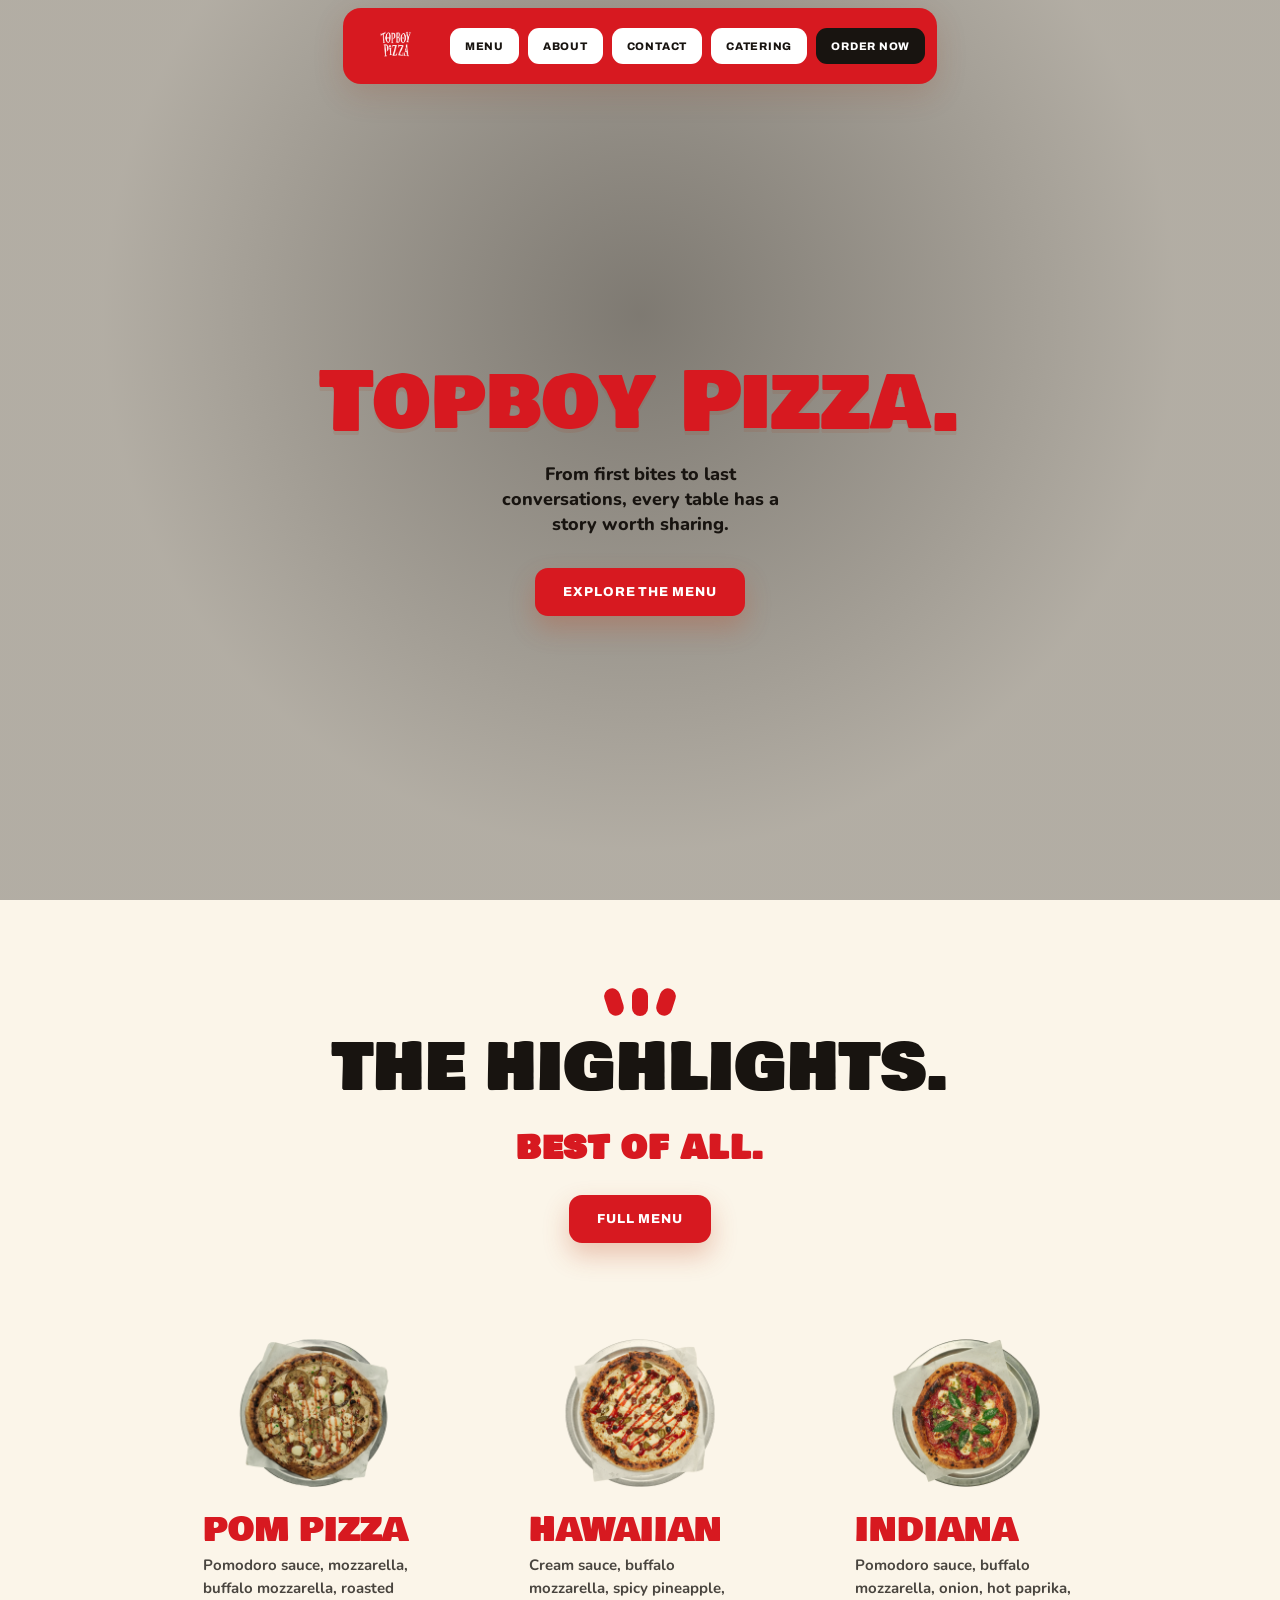
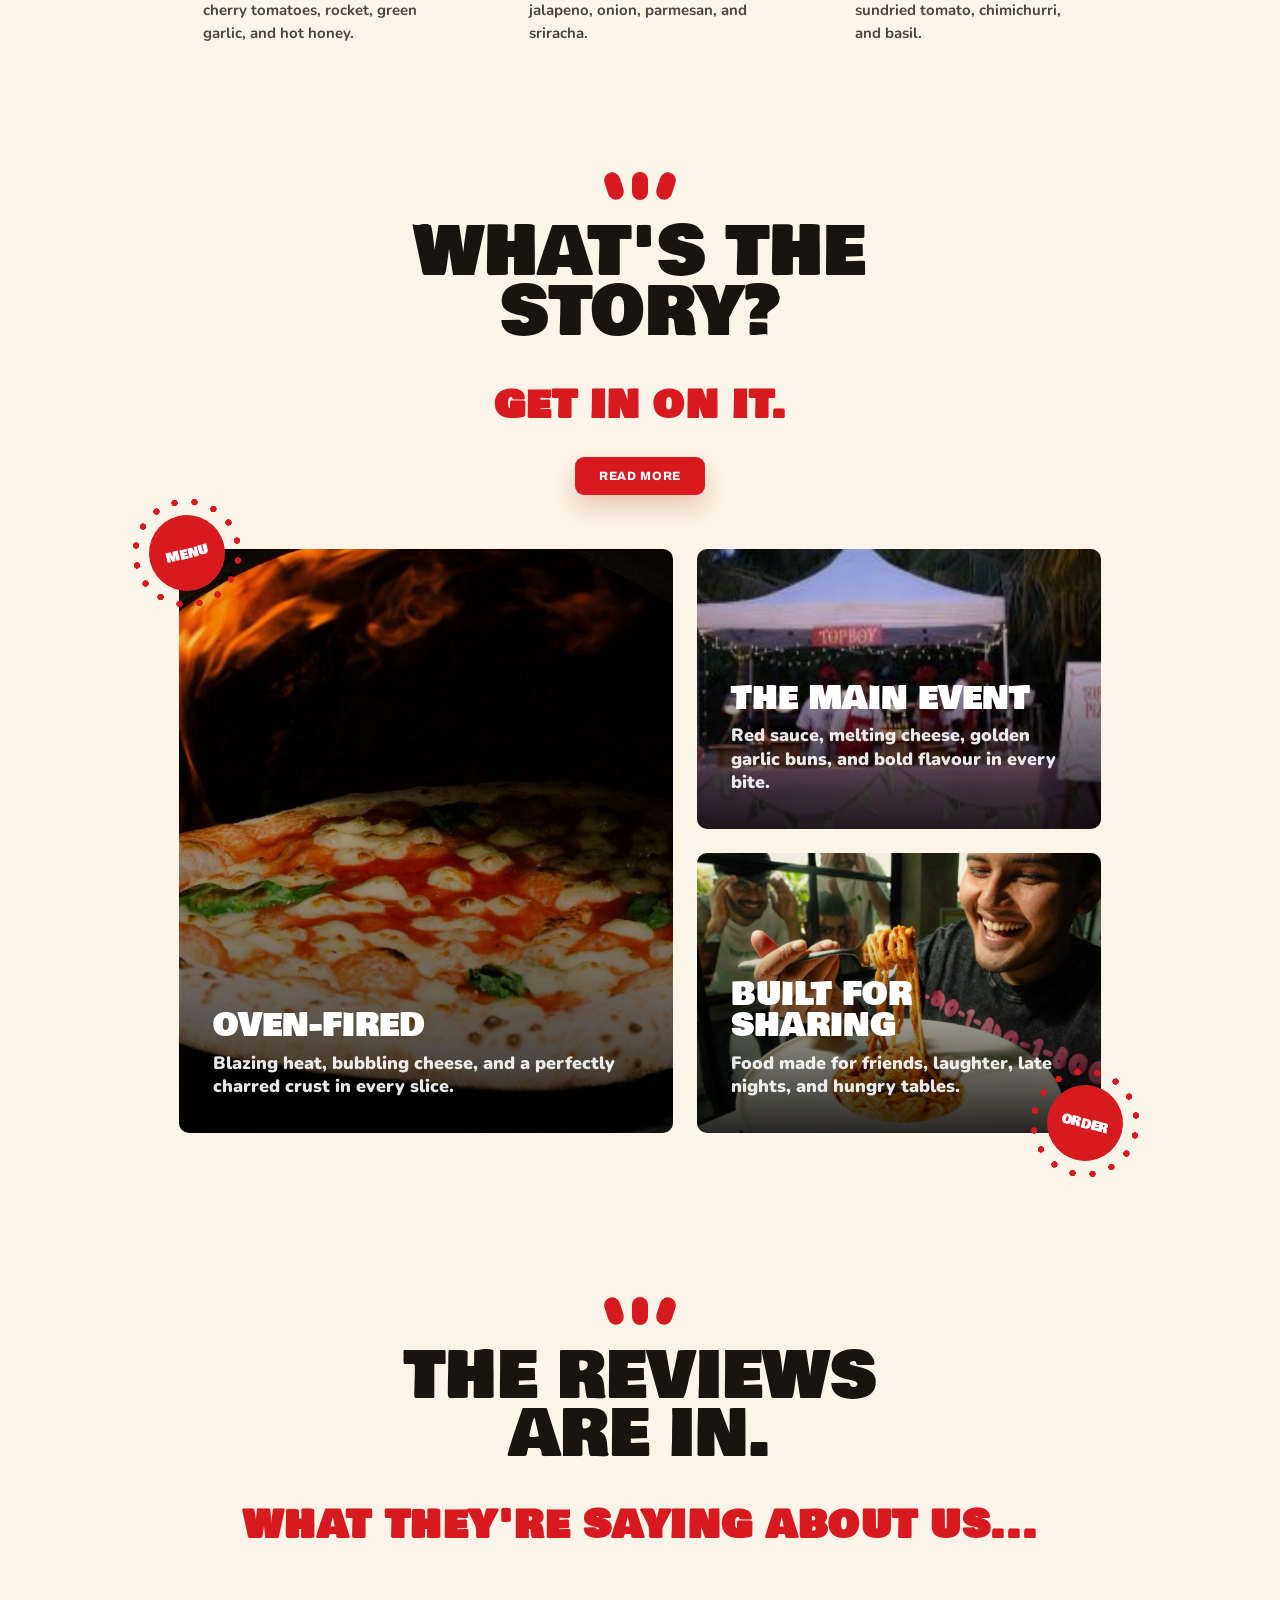
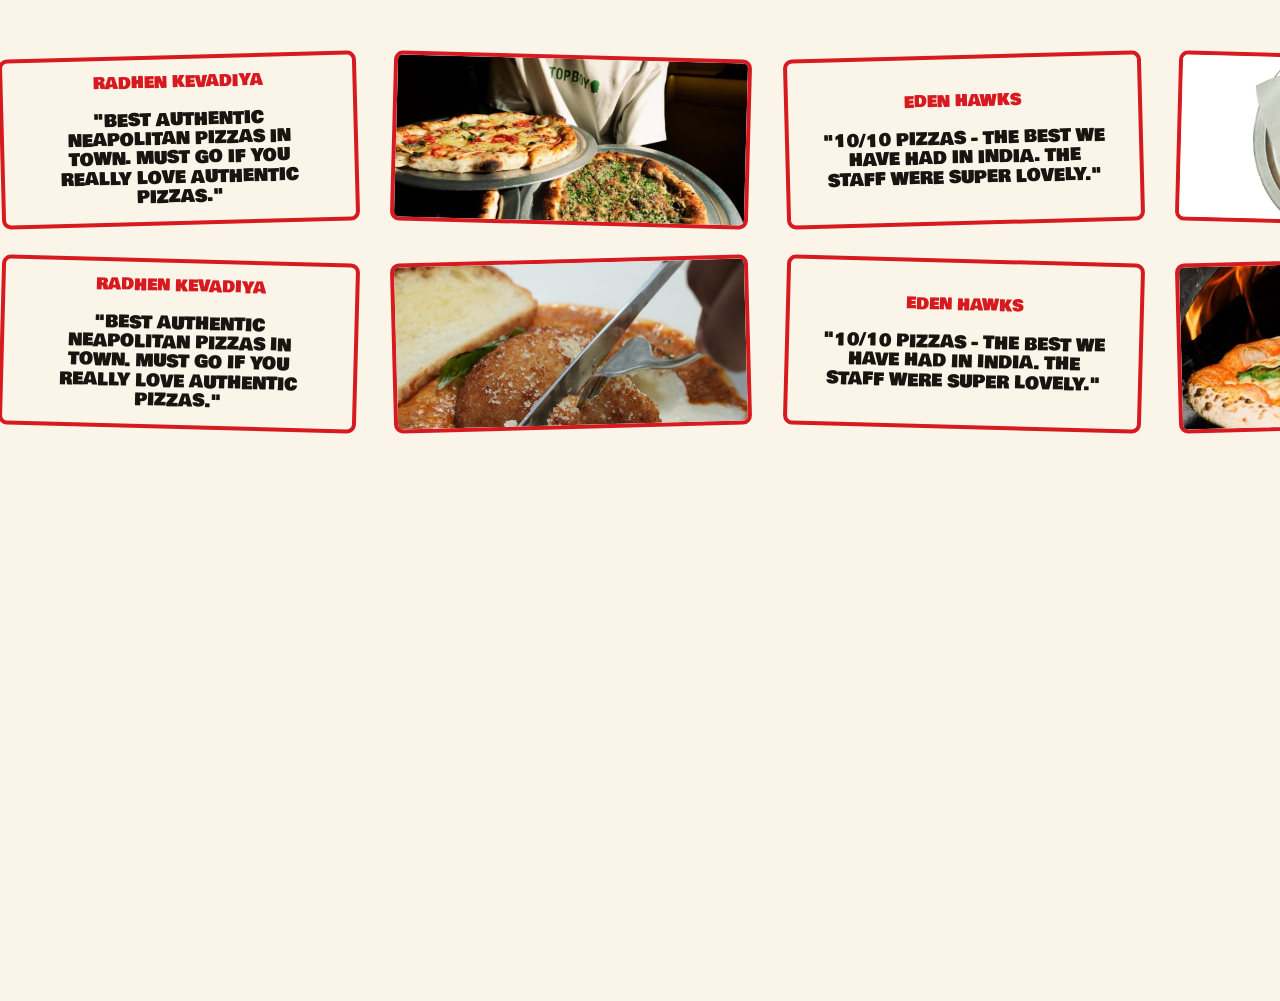
<file: index.html>
<!doctype html>
<html lang="en">
  <head>
    <meta charset="utf-8" />
    <meta name="viewport" content="width=device-width, initial-scale=1" />
    <title>Topboy Pizza</title>
    <meta
      name="description"
      content="Topboy Pizza is a playful fast-casual pizza spot serving pizza, pasta, coffee, cheesecake, and garlic buns."
    />
    <link rel="icon" type="image/png" sizes="32x32" href="assets/tb-favicon.png" />
    <link rel="shortcut icon" type="image/png" href="assets/tb-favicon.png" />
    <link rel="apple-touch-icon" sizes="180x180" href="assets/tb-favicon.png" />
    <link rel="preconnect" href="https://fonts.googleapis.com" />
    <link rel="preconnect" href="https://fonts.gstatic.com" crossorigin />
    <link
      href="https://fonts.googleapis.com/css2?family=Archivo:wght@600;700;800;900&family=Bowlby+One+SC&family=Nunito:wght@600;700;800;900&display=swap"
      rel="stylesheet"
    />
    <link rel="preconnect" href="https://images.unsplash.com" />
    <link rel="stylesheet" href="styles.css?v=20260829-2" />
  </head>
  <body>
    <header class="site-header" data-header>
      <nav class="nav-shell" aria-label="Primary navigation">
        <a class="logo" href="#top" aria-label="Topboy Pizza home">
          <img src="assets/tb-logo.png" alt="Topboy Pizza" />
        </a>
        <button class="nav-toggle" type="button" aria-label="Open navigation menu" aria-expanded="false" data-nav-toggle>
          <span></span><span></span><span></span>
        </button>
        <a class="nav-btn" href="menu.html?v=20260605-2">MENU</a>
        <a class="nav-btn" href="about.html?v=20260605-1">ABOUT</a>
        <a class="nav-btn" href="contact.html?v=20260605-1">CONTACT</a>
        <a class="nav-btn" href="catering.html?v=20260606-1">CATERING</a>
        <a class="nav-btn nav-btn-dark" href="#" data-order-choice>ORDER NOW</a>
      </nav>
    </header>

    <main id="top">
      <section class="hero">
        <div class="hero-video" aria-hidden="true">
          <video autoplay muted loop playsinline preload="metadata">
            <source src="assets/pizza-making.mp4?v=20260831-2" type="video/mp4" />
          </video>
        </div>
        <div class="hero-overlay" aria-hidden="true"></div>
        <h1>Topboy Pizza.</h1>
        <p class="sub">
          From first bites to last conversations, every table has a story worth sharing.
        </p>
        <div class="cta-wrap">
          <a class="btn btn-rust" href="menu.html?v=20260605-2">EXPLORE THE MENU</a>
        </div>

      </section>

      <section class="block" id="menu">
        <div class="head-row reveal">
          <div class="menu-dots" aria-hidden="true"><span></span><span></span><span></span></div>
          <div>
            <h2>The Highlights.</h2>
            <p class="eyebrow">Best Of All.</p>
          </div>
          <a class="btn btn-rust" href="menu.html?v=20260605-2">FULL MENU</a>
        </div>
        <div class="cards">
          <article class="card reveal">
            <img
              class="card-photo card-photo--cutout"
              src="assets/pom-pizza-home.png?v=20260829-1"
              alt="Pom Pizza served on a metal tray"
            />
            <h3>Pom Pizza</h3>
            <p>
              Pomodoro sauce, mozzarella, buffalo mozzarella, roasted cherry
              tomatoes, rocket, green garlic, and hot honey.
            </p>
          </article>
          <article class="card reveal">
            <img
              class="card-photo card-photo--cutout"
              src="assets/hawaiian-home.png?v=20260829-1"
              alt="Hawaiian pizza served on a metal tray"
            />
            <h3>Hawaiian</h3>
            <p>
              Cream sauce, buffalo mozzarella, spicy pineapple, jalapeno,
              onion, parmesan, and sriracha.
            </p>
          </article>
          <article class="card reveal">
            <img
              class="card-photo card-photo--cutout"
              src="assets/indiana-white-bg.png"
              alt="Indiana pizza served on a metal tray"
            />
            <h3>Indiana</h3>
            <p>
              Pomodoro sauce, buffalo mozzarella, onion, hot paprika, sundried
              tomato, chimichurri, and basil.
            </p>
          </article>
        </div>
      </section>

      <section class="block" id="about">
        <div class="head-row story-heading reveal">
          <div class="menu-dots" aria-hidden="true"><span></span><span></span><span></span></div>
          <div>
            <h2>What's The<br />Story?</h2>
            <p class="eyebrow">Get in on it.</p>
          </div>
          <a class="btn btn-rust" href="#order">READ MORE</a>
        </div>
        <div class="story">
          <article class="tile reveal" data-tile-link="about.html?v=20260605-1" role="link" tabindex="0">
            <a class="story-badge story-badge-menu" href="menu.html?v=20260605-2">MENU</a>
            <h3>Oven-Fired</h3>
            <p>Blazing heat, bubbling cheese, and a perfectly charred crust in every slice.</p>
          </article>
          <article class="tile reveal" data-tile-link="about.html?v=20260605-1" role="link" tabindex="0">
            <h3>The Main Event</h3>
            <p>
              Red sauce, melting cheese, golden garlic buns, and bold flavour
              in every bite.
            </p>
          </article>
          <article class="tile reveal" data-tile-link="about.html?v=20260605-1" role="link" tabindex="0">
            <a class="story-badge story-badge-order" href="#" data-order-choice>ORDER</a>
            <h3>Built For Sharing</h3>
            <p>Food made for friends, laughter, late nights, and hungry tables.</p>
          </article>
        </div>
      </section>

      <section class="reviews" id="reviews">
        <div class="inner">
          <div class="head-row reveal">
            <div class="menu-dots" aria-hidden="true"><span></span><span></span><span></span></div>
            <div>
              <h2>The Reviews<br />Are In.</h2>
              <p class="eyebrow">What they're saying about us...</p>
            </div>
          </div>
        </div>
        <div class="review-wall" aria-label="Google customer reviews">
          <div class="review-row review-row-top">
            <article class="review-tile quote-tile tilt-left">
              <div class="review-meta"><span>Radhen Kevadiya</span></div>
              <p>"Best authentic Neapolitan pizzas in town. Must go."</p>
            </article>
            <article class="review-tile image-tile tilt-right">
              <img src="assets/review-pizzas.jpg" alt="Topboy pizzas ready to be served" />
            </article>
            <article class="review-tile quote-tile tilt-left">
              <div class="review-meta"><span>Eden Hawks</span></div>
              <p>"10/10 pizzas - the best we have had in India."</p>
            </article>
            <article class="review-tile image-tile tilt-right">
              <img src="assets/INDIANA.jpg" alt="Topboy Indiana pizza" />
            </article>
            <article class="review-tile quote-tile tilt-left" aria-hidden="true">
              <div class="review-meta"><span>Radhen Kevadiya</span></div>
              <p>"Best authentic Neapolitan pizzas in town. Must go."</p>
            </article>
            <article class="review-tile image-tile tilt-right" aria-hidden="true">
              <img src="assets/review-pizzas.jpg" alt="" />
            </article>
            <article class="review-tile quote-tile tilt-left" aria-hidden="true">
              <div class="review-meta"><span>Eden Hawks</span></div>
              <p>"10/10 pizzas - the best we have had in India."</p>
            </article>
            <article class="review-tile image-tile tilt-right" aria-hidden="true">
              <img src="assets/INDIANA.jpg" alt="" />
            </article>
          </div>
          <div class="review-row review-row-bottom">
            <article class="review-tile quote-tile tilt-right">
              <div class="review-meta"><span>Neel Makwana</span></div>
              <p>"Pizza was so good and totally worth it. Amazing and fresh."</p>
            </article>
            <article class="review-tile image-tile tilt-left">
              <img src="assets/review-arancini.jpg" alt="Topboy arancini served in tomato sauce" />
            </article>
            <article class="review-tile quote-tile tilt-right">
              <div class="review-meta"><span>Subhangi Ghosh</span></div>
              <p>"Good ambience with a good range of fresh pizzas."</p>
            </article>
            <article class="review-tile image-tile tilt-left">
              <img src="assets/pizza-grill.jpeg" alt="Topboy pizza fresh from the grill" />
            </article>
            <article class="review-tile quote-tile tilt-right" aria-hidden="true">
              <div class="review-meta"><span>Neel Makwana</span></div>
              <p>"Pizza was so good and totally worth it. Amazing and fresh."</p>
            </article>
            <article class="review-tile image-tile tilt-left" aria-hidden="true">
              <img src="assets/review-arancini.jpg" alt="" />
            </article>
            <article class="review-tile quote-tile tilt-right" aria-hidden="true">
              <div class="review-meta"><span>Subhangi Ghosh</span></div>
              <p>"Good ambience with a good range of fresh pizzas."</p>
            </article>
            <article class="review-tile image-tile tilt-left" aria-hidden="true">
              <img src="assets/pizza-grill.jpeg" alt="" />
            </article>
          </div>
        </div>
      </section>

      <div class="final-gap" aria-hidden="true"></div>

      <section class="final" id="order">
        <div class="final-copy">
          <h2>What are you<br />waiting for?</h2>
          <p class="eyebrow">We're ready when you are.</p>
          <a class="btn btn-dark" href="#" data-order-choice>ORDER NOW</a>
        </div>
        <address class="contact-info">
          <img class="cta-contact-logo" src="assets/tb-logo.png" alt="Topboy Pizza" />
          <span class="contact-line">
            <svg viewBox="0 0 24 24" aria-hidden="true"><path d="M12 21s7-6.1 7-12A7 7 0 0 0 5 9c0 5.9 7 12 7 12Z"></path><circle cx="12" cy="9" r="2.5"></circle></svg>
            601, 6th Floor, Oz House, Athwalines, Surat, Gujarat 395007
          </span>
          <a class="contact-line" href="tel:+917096951113">
            <svg viewBox="0 0 24 24" aria-hidden="true"><path d="M22 16.9v3a2 2 0 0 1-2.2 2 19.8 19.8 0 0 1-8.6-3.1 19.4 19.4 0 0 1-6-6A19.8 19.8 0 0 1 2.1 4.2 2 2 0 0 1 4.1 2h3a2 2 0 0 1 2 1.7c.1 1 .4 2 .7 2.8a2 2 0 0 1-.5 2.1L8.1 9.9a16 16 0 0 0 6 6l1.3-1.3a2 2 0 0 1 2.1-.5c.9.3 1.8.6 2.8.7a2 2 0 0 1 1.7 2Z"></path></svg>
            070969 51113
          </a>
          <a class="contact-line" href="mailto:hello@topboypizza.com">
            <svg viewBox="0 0 24 24" aria-hidden="true"><path d="M4 4h16a2 2 0 0 1 2 2v12a2 2 0 0 1-2 2H4a2 2 0 0 1-2-2V6a2 2 0 0 1 2-2Z"></path><path d="m22 7-10 6L2 7"></path></svg>
            hello@topboypizza.com
          </a>
        </address>
        <div class="social-links" aria-label="Social links">
          <a href="https://www.instagram.com/topboypizzza.srt?igsh=MWt4dGN5dWxiZ2I4dw==" target="_blank" rel="noopener noreferrer" aria-label="Instagram">
            <svg viewBox="0 0 24 24" aria-hidden="true">
              <rect x="3" y="3" width="18" height="18" rx="5"></rect>
              <circle cx="12" cy="12" r="4"></circle>
              <circle cx="17.5" cy="6.5" r="1"></circle>
            </svg>
          </a>
          <a href="https://wa.me/917096951113" target="_blank" rel="noopener noreferrer" aria-label="WhatsApp">
            <svg viewBox="0 0 24 24" aria-hidden="true">
              <path d="M12 2a9.8 9.8 0 0 0-8.4 14.8L2.4 22l5.4-1.2A9.8 9.8 0 1 0 12 2Zm5.3 14.1c-.2.6-1.2 1.1-1.7 1.2-.5.1-1.1.2-3.3-.7-2.8-1.1-4.6-3.9-4.7-4.1-.1-.1-1.1-1.5-1.1-2.9 0-1.3.7-2 1-2.2.2-.2.5-.3.8-.3h.6c.2 0 .4 0 .6.5.2.6.8 2 .9 2.1.1.2.1.4 0 .6-.1.2-.2.3-.4.5l-.3.4c-.1.1-.3.3-.1.6.2.3.8 1.3 1.7 2.1 1.2 1 2.1 1.3 2.4 1.5.3.1.5.1.7-.1.2-.2.8-.9 1-1.2.2-.3.4-.2.7-.1.3.1 1.8.8 2.1 1 .3.1.5.2.6.4 0 .1 0 .6-.2 1.2Z"></path>
            </svg>
          </a>
        </div>
        <p class="final-copyright">© 2026 Topboy Pizza. All rights reserved.</p>
      </section>
    </main>

    <script src="script.js?v=20260710-2"></script>
  </body>
</html>
</file>
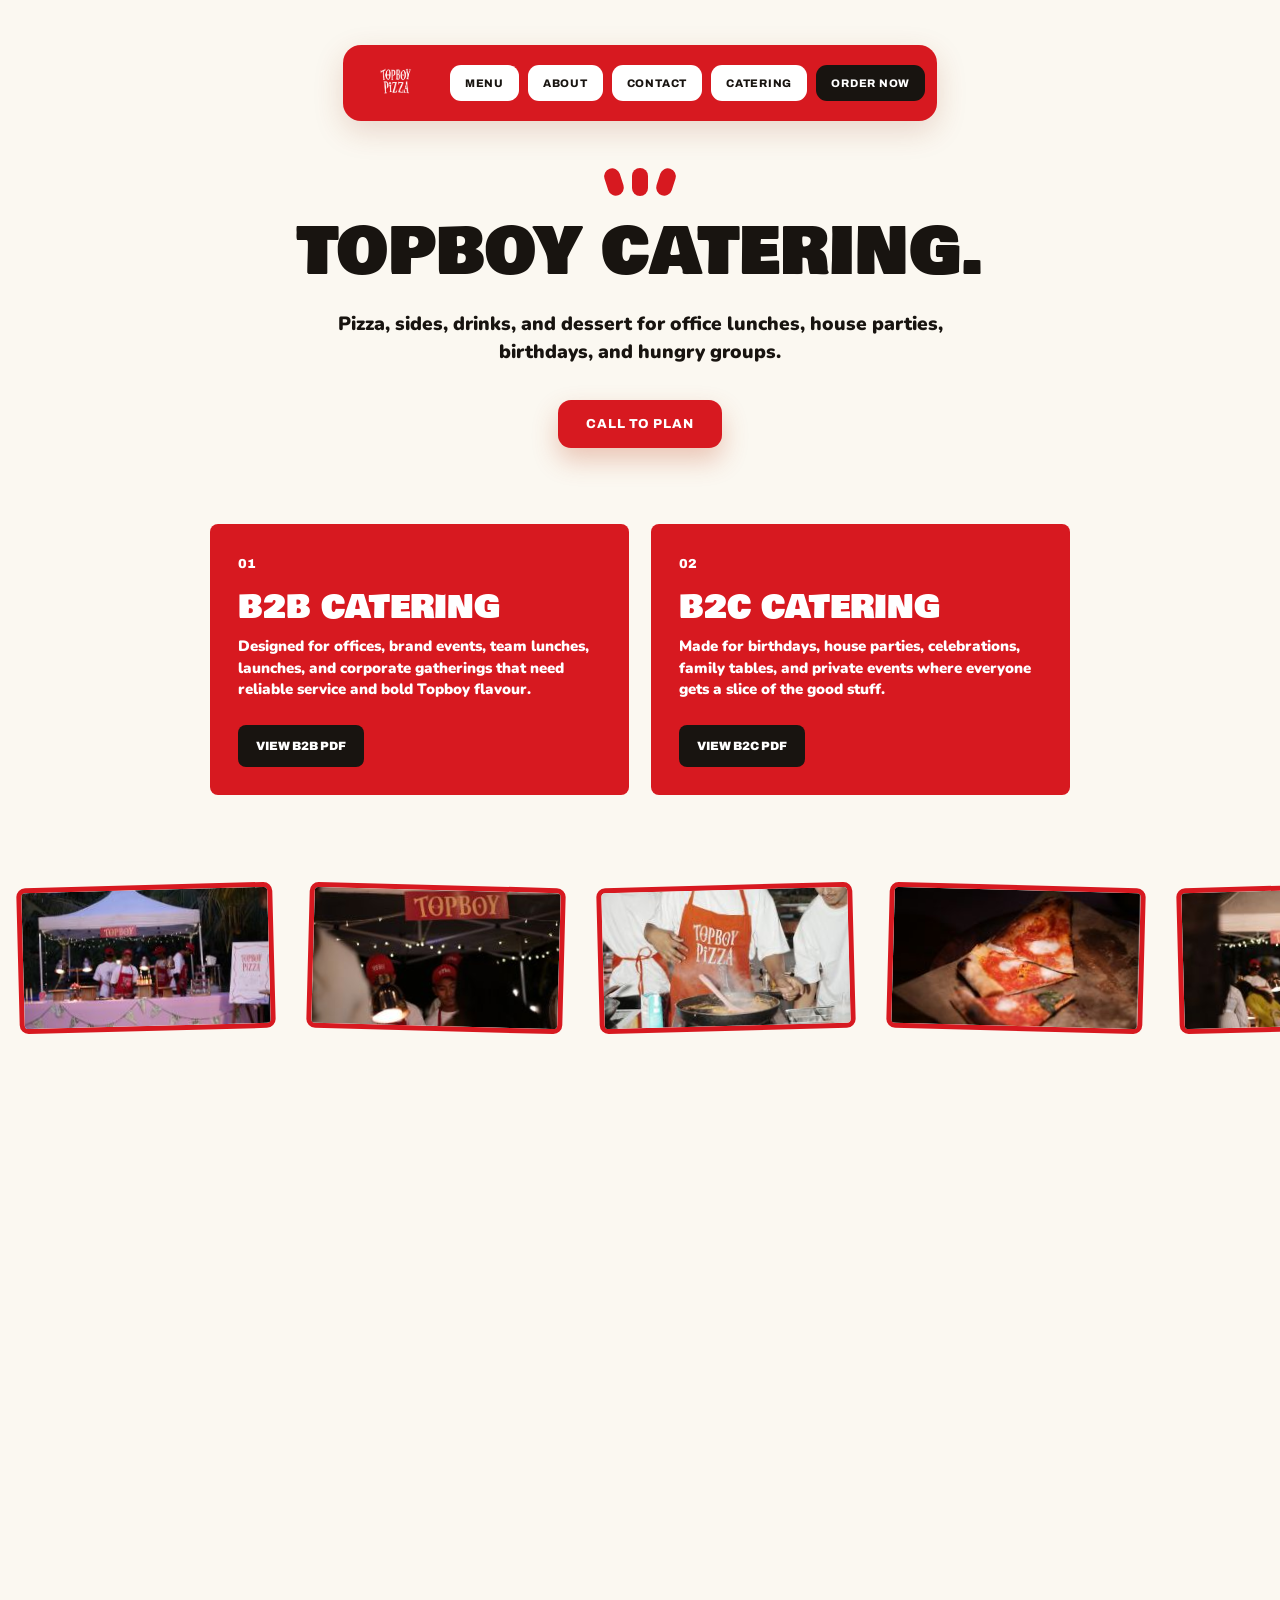
<file: catering.html>
﻿<!doctype html>
<html lang="en">
  <head>
    <meta charset="utf-8" />
    <meta name="viewport" content="width=device-width, initial-scale=1" />
    <title>Catering | Topboy Pizza</title>
    <meta
      name="description"
      content="Topboy Pizza catering for parties, offices, events, and hungry tables in Surat."
    />
    <link rel="icon" type="image/png" sizes="32x32" href="assets/tb-favicon.png" />
    <link rel="shortcut icon" type="image/png" href="assets/tb-favicon.png" />
    <link rel="apple-touch-icon" sizes="180x180" href="assets/tb-favicon.png" />
    <link rel="preconnect" href="https://fonts.googleapis.com" />
    <link rel="preconnect" href="https://fonts.gstatic.com" crossorigin />
    <link
      href="https://fonts.googleapis.com/css2?family=Archivo:wght@600;700;800;900&family=Bowlby+One+SC&family=Nunito:wght@600;700;800;900&display=swap"
      rel="stylesheet"
    />
    <link rel="stylesheet" href="styles.css?v=20260708-1" />
  </head>
  <body class="catering-page">
    <header class="site-header" data-header>
      <nav class="nav-shell" aria-label="Primary navigation">
        <a class="logo" href="index.html" aria-label="Topboy Pizza home">
          <img src="assets/tb-logo.png" alt="Topboy Pizza" />
        </a>
        <button class="nav-toggle" type="button" aria-label="Open navigation menu" aria-expanded="false" data-nav-toggle>
          <span></span><span></span><span></span>
        </button>
        <a class="nav-btn" href="menu.html?v=20260605-28">MENU</a>
        <a class="nav-btn" href="about.html?v=20260605-28">ABOUT</a>
        <a class="nav-btn" href="contact.html?v=20260605-1">CONTACT</a>
        <a class="nav-btn" href="catering.html?v=20260606-1" aria-current="page">CATERING</a>
        <a class="nav-btn nav-btn-dark" href="#" data-order-choice>ORDER NOW</a>
      </nav>
    </header>

    <main>
      <section class="catering-screen" aria-labelledby="catering-title">
        <header class="catering-hero">
          <div class="menu-dots" aria-hidden="true"><span></span><span></span><span></span></div>
          <h1 id="catering-title">Topboy Catering.</h1>
          <p>Pizza, sides, drinks, and dessert for office lunches, house parties, birthdays, and hungry groups.</p>
          <a class="btn btn-rust" href="tel:+917096951113">CALL TO PLAN</a>
        </header>

        <section class="catering-grid" aria-label="Catering options">
          <article>
            <span>01</span>
            <h2>B2B Catering</h2>
            <p>Designed for offices, brand events, team lunches, launches, and corporate gatherings that need reliable service and bold Topboy flavour.</p>
            <a class="catering-pdf-link" href="assets/topboy-catering-b2b.pdf" target="_blank" rel="noopener noreferrer">View B2B PDF</a>
          </article>
          <article>
            <span>02</span>
            <h2>B2C Catering</h2>
            <p>Made for birthdays, house parties, celebrations, family tables, and private events where everyone gets a slice of the good stuff.</p>
            <a class="catering-pdf-link" href="assets/topboy-catering-b2c.pdf" target="_blank" rel="noopener noreferrer">View B2C PDF</a>
          </article>
        </section>

        <section class="about-card-slider catering-slider" aria-label="Catering food moments">
          <div class="about-card-track">
            <img src="assets/catering-1.jpg" alt="Topboy catering moment 1" />
            <img src="assets/catering-2.jpg" alt="Topboy catering moment 2" />
            <img src="assets/catering-3.jpg" alt="Topboy catering moment 3" />
            <img src="assets/catering-4.jpg" alt="Topboy catering moment 4" />
            <img src="assets/catering-5.jpg" alt="Topboy catering moment 5" />
            <img src="assets/catering-6.jpg" alt="Topboy catering moment 6" />
            <img src="assets/catering-7.jpg" alt="Topboy catering moment 7" />
            <img src="assets/catering-8.jpg" alt="Topboy catering moment 8" />
            <img src="assets/catering-1.jpg" alt="" aria-hidden="true" />
            <img src="assets/catering-2.jpg" alt="" aria-hidden="true" />
            <img src="assets/catering-3.jpg" alt="" aria-hidden="true" />
            <img src="assets/catering-4.jpg" alt="" aria-hidden="true" />
            <img src="assets/catering-5.jpg" alt="" aria-hidden="true" />
            <img src="assets/catering-6.jpg" alt="" aria-hidden="true" />
            <img src="assets/catering-7.jpg" alt="" aria-hidden="true" />
            <img src="assets/catering-8.jpg" alt="" aria-hidden="true" />
          </div>
        </section>
      </section>

      <div class="final-gap" aria-hidden="true"></div>

      <section class="final" id="order">
        <div class="final-copy">
          <h2>What are you<br />waiting for?</h2>
          <p class="eyebrow">We're ready when you are.</p>
          <a class="btn btn-dark" href="#" data-order-choice>ORDER NOW</a>
        </div>
        <address class="contact-info">
          <img class="cta-contact-logo" src="assets/tb-logo.png" alt="Topboy Pizza" />
          <span class="contact-line">
            <svg viewBox="0 0 24 24" aria-hidden="true"><path d="M12 21s7-6.1 7-12A7 7 0 0 0 5 9c0 5.9 7 12 7 12Z"></path><circle cx="12" cy="9" r="2.5"></circle></svg>
            601, 6th Floor, Oz House, Athwalines, Surat, Gujarat 395007
          </span>
          <a class="contact-line" href="tel:+917096951113">
            <svg viewBox="0 0 24 24" aria-hidden="true"><path d="M22 16.9v3a2 2 0 0 1-2.2 2 19.8 19.8 0 0 1-8.6-3.1 19.4 19.4 0 0 1-6-6A19.8 19.8 0 0 1 2.1 4.2 2 2 0 0 1 4.1 2h3a2 2 0 0 1 2 1.7c.1 1 .4 2 .7 2.8a2 2 0 0 1-.5 2.1L8.1 9.9a16 16 0 0 0 6 6l1.3-1.3a2 2 0 0 1 2.1-.5c.9.3 1.8.6 2.8.7a2 2 0 0 1 1.7 2Z"></path></svg>
            070969 51113
          </a>
          <a class="contact-line" href="mailto:hello@topboypizza.com">
            <svg viewBox="0 0 24 24" aria-hidden="true"><path d="M4 4h16a2 2 0 0 1 2 2v12a2 2 0 0 1-2 2H4a2 2 0 0 1-2-2V6a2 2 0 0 1 2-2Z"></path><path d="m22 7-10 6L2 7"></path></svg>
            hello@topboypizza.com
          </a>
        </address>
        <div class="social-links" aria-label="Social links">
          <a href="https://www.instagram.com/topboypizzza.srt?igsh=MWt4dGN5dWxiZ2I4dw==" target="_blank" rel="noopener noreferrer" aria-label="Instagram">
            <svg viewBox="0 0 24 24" aria-hidden="true"><rect x="3" y="3" width="18" height="18" rx="5"></rect><circle cx="12" cy="12" r="4"></circle><circle cx="17.5" cy="6.5" r="1"></circle></svg>
          </a>
          <a href="https://wa.me/917096951113" target="_blank" rel="noopener noreferrer" aria-label="WhatsApp">
            <svg viewBox="0 0 24 24" aria-hidden="true"><path d="M12 2a9.8 9.8 0 0 0-8.4 14.8L2.4 22l5.4-1.2A9.8 9.8 0 1 0 12 2Zm5.3 14.1c-.2.6-1.2 1.1-1.7 1.2-.5.1-1.1.2-3.3-.7-2.8-1.1-4.6-3.9-4.7-4.1-.1-.1-1.1-1.5-1.1-2.9 0-1.3.7-2 1-2.2.2-.2.5-.3.8-.3h.6c.2 0 .4 0 .6.5.2.6.8 2 .9 2.1.1.2.1.4 0 .6-.1.2-.2.3-.4.5l-.3.4c-.1.1-.3.3-.1.6.2.3.8 1.3 1.7 2.1 1.2 1 2.1 1.3 2.4 1.5.3.1.5.1.7-.1.2-.2.8-.9 1-1.2.2-.3.4-.2.7-.1.3.1 1.8.8 2.1 1 .3.1.5.2.6.4 0 .1 0 .6-.2 1.2Z"></path></svg>
          </a>
        </div>
        <p class="final-copyright">&copy; 2026 Topboy Pizza. All rights reserved.</p>
      </section>
    </main>

    <script src="script.js?v=20260612-1"></script>
  </body>
</html>
</file>
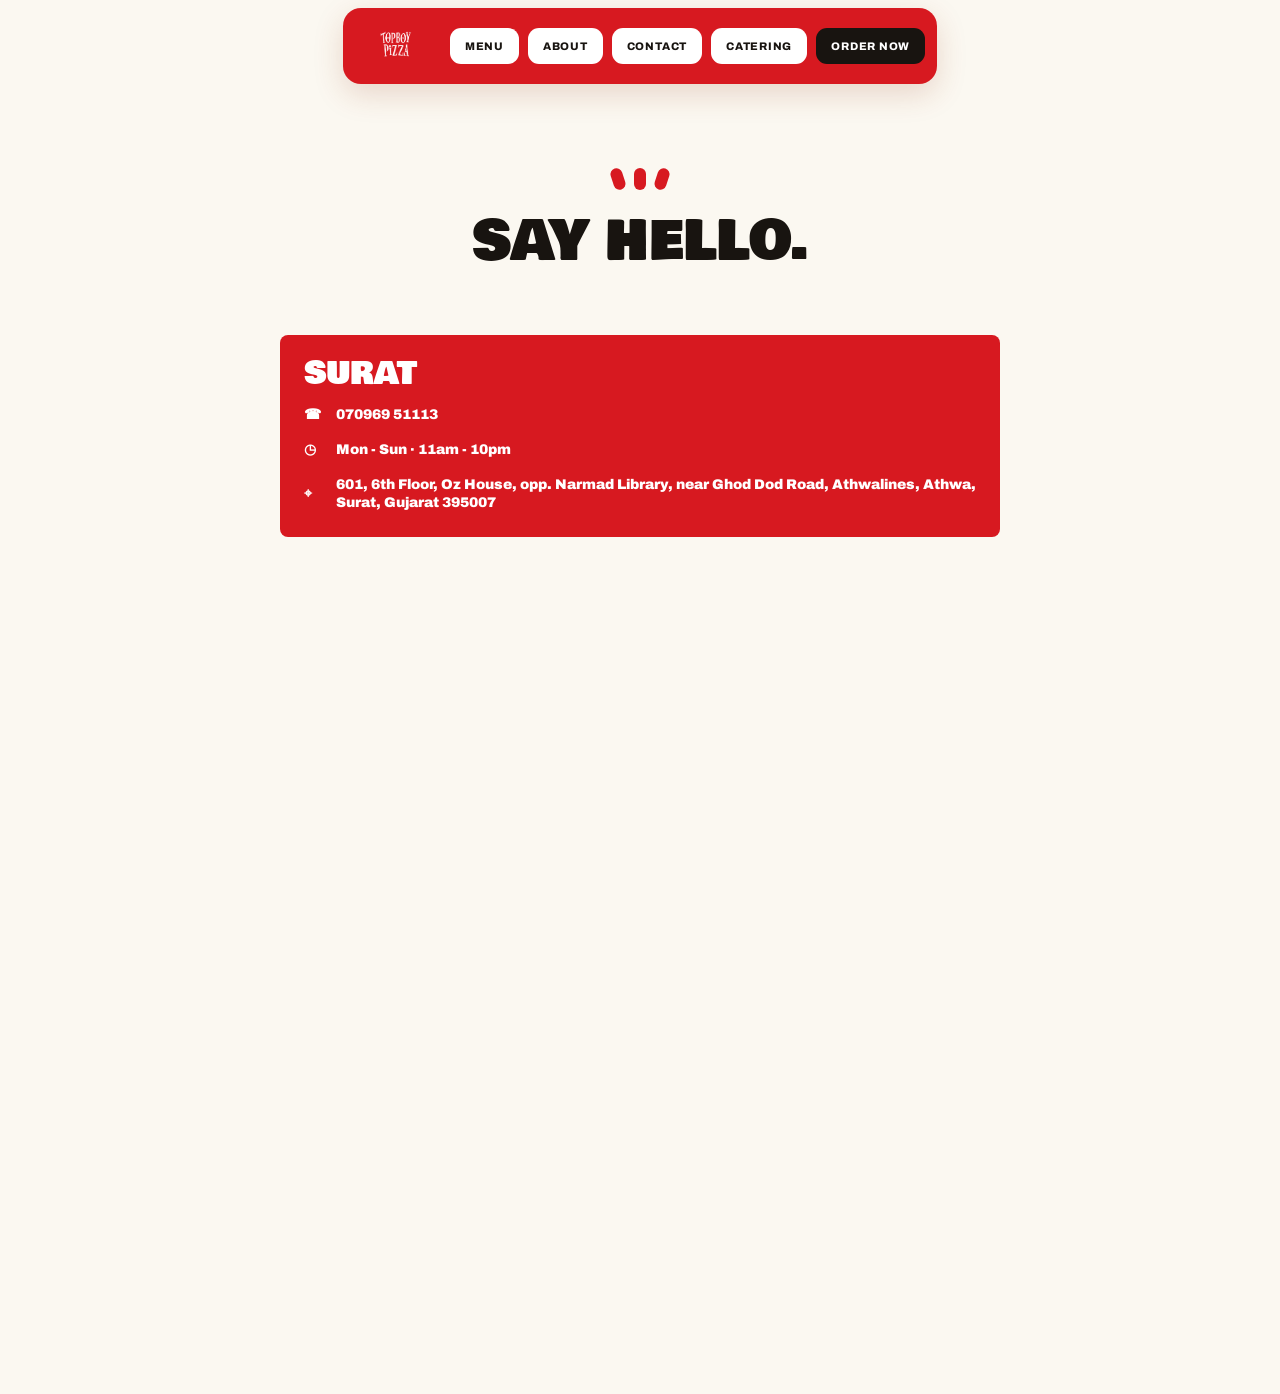
<file: contact.html>
<!doctype html>
<html lang="en">
  <head>
    <meta charset="utf-8" />
    <meta name="viewport" content="width=device-width, initial-scale=1" />
    <title>Contact | Topboy Pizza</title>
    <meta
      name="description"
      content="Contact Topboy Pizza or find our Surat location."
    />
    <link rel="icon" type="image/png" sizes="32x32" href="assets/tb-favicon.png" />
    <link rel="shortcut icon" type="image/png" href="assets/tb-favicon.png" />
    <link rel="apple-touch-icon" sizes="180x180" href="assets/tb-favicon.png" />
    <link rel="preconnect" href="https://fonts.googleapis.com" />
    <link rel="preconnect" href="https://fonts.gstatic.com" crossorigin />
    <link
      href="https://fonts.googleapis.com/css2?family=Archivo:wght@600;700;800;900&family=Bowlby+One+SC&family=Nunito:wght@600;700;800;900&display=swap"
      rel="stylesheet"
    />
    <link rel="stylesheet" href="styles.css?v=20260708-1" />
  </head>
  <body class="contact-page">
    <header class="site-header" data-header>
      <nav class="nav-shell" aria-label="Primary navigation">
        <a class="logo" href="index.html" aria-label="Topboy Pizza home">
          <img src="assets/tb-logo.png" alt="Topboy Pizza" />
        </a>
        <button class="nav-toggle" type="button" aria-label="Open navigation menu" aria-expanded="false" data-nav-toggle>
          <span></span><span></span><span></span>
        </button>
        <a class="nav-btn" href="menu.html?v=20260605-28">MENU</a>
        <a class="nav-btn" href="about.html?v=20260605-28">ABOUT</a>
        <a class="nav-btn" href="contact.html?v=20260605-1" aria-current="page">CONTACT</a>
        <a class="nav-btn" href="catering.html?v=20260606-1">CATERING</a>
        <a class="nav-btn nav-btn-dark" href="#" data-order-choice>ORDER NOW</a>
      </nav>
    </header>

    <main>
      <section class="contact-screen" aria-labelledby="contact-title">
        <header class="contact-hero">
          <div class="menu-dots" aria-hidden="true"><span></span><span></span><span></span></div>
          <h1 id="contact-title">Say Hello.</h1>
        </header>

        <section class="location-grid" aria-label="Topboy locations">
          <article class="location-card">
            <h2>Surat</h2>
            <a href="tel:+917096951113"><span aria-hidden="true">☎</span> 070969 51113</a>
            <p><span aria-hidden="true">◷</span> Mon - Sun · 11am - 10pm</p>
            <p><span aria-hidden="true">⌖</span> 601, 6th Floor, Oz House, opp. Narmad Library, near Ghod Dod Road, Athwalines, Athwa, Surat, Gujarat 395007</p>
          </article>
        </section>

      </section>

      <div class="final-gap" aria-hidden="true"></div>

      <section class="final" id="order">
        <div class="final-copy">
          <h2>What are you<br />waiting for?</h2>
          <p class="eyebrow">We're ready when you are.</p>
          <a class="btn btn-dark" href="#" data-order-choice>ORDER NOW</a>
        </div>
        <address class="contact-info">
          <img class="cta-contact-logo" src="assets/tb-logo.png" alt="Topboy Pizza" />
          <span class="contact-line">
            <svg viewBox="0 0 24 24" aria-hidden="true"><path d="M12 21s7-6.1 7-12A7 7 0 0 0 5 9c0 5.9 7 12 7 12Z"></path><circle cx="12" cy="9" r="2.5"></circle></svg>
            601, 6th Floor, Oz House, Athwalines, Surat, Gujarat 395007
          </span>
          <a class="contact-line" href="tel:+917096951113">
            <svg viewBox="0 0 24 24" aria-hidden="true"><path d="M22 16.9v3a2 2 0 0 1-2.2 2 19.8 19.8 0 0 1-8.6-3.1 19.4 19.4 0 0 1-6-6A19.8 19.8 0 0 1 2.1 4.2 2 2 0 0 1 4.1 2h3a2 2 0 0 1 2 1.7c.1 1 .4 2 .7 2.8a2 2 0 0 1-.5 2.1L8.1 9.9a16 16 0 0 0 6 6l1.3-1.3a2 2 0 0 1 2.1-.5c.9.3 1.8.6 2.8.7a2 2 0 0 1 1.7 2Z"></path></svg>
            070969 51113
          </a>
          <a class="contact-line" href="mailto:hello@topboypizza.com">
            <svg viewBox="0 0 24 24" aria-hidden="true"><path d="M4 4h16a2 2 0 0 1 2 2v12a2 2 0 0 1-2 2H4a2 2 0 0 1-2-2V6a2 2 0 0 1 2-2Z"></path><path d="m22 7-10 6L2 7"></path></svg>
            hello@topboypizza.com
          </a>
        </address>
        <div class="social-links" aria-label="Social links">
          <a href="https://www.instagram.com/topboypizzza.srt?igsh=MWt4dGN5dWxiZ2I4dw==" target="_blank" rel="noopener noreferrer" aria-label="Instagram">
            <svg viewBox="0 0 24 24" aria-hidden="true"><rect x="3" y="3" width="18" height="18" rx="5"></rect><circle cx="12" cy="12" r="4"></circle><circle cx="17.5" cy="6.5" r="1"></circle></svg>
          </a>
          <a href="https://wa.me/917096951113" target="_blank" rel="noopener noreferrer" aria-label="WhatsApp">
            <svg viewBox="0 0 24 24" aria-hidden="true"><path d="M12 2a9.8 9.8 0 0 0-8.4 14.8L2.4 22l5.4-1.2A9.8 9.8 0 1 0 12 2Zm5.3 14.1c-.2.6-1.2 1.1-1.7 1.2-.5.1-1.1.2-3.3-.7-2.8-1.1-4.6-3.9-4.7-4.1-.1-.1-1.1-1.5-1.1-2.9 0-1.3.7-2 1-2.2.2-.2.5-.3.8-.3h.6c.2 0 .4 0 .6.5.2.6.8 2 .9 2.1.1.2.1.4 0 .6-.1.2-.2.3-.4.5l-.3.4c-.1.1-.3.3-.1.6.2.3.8 1.3 1.7 2.1 1.2 1 2.1 1.3 2.4 1.5.3.1.5.1.7-.1.2-.2.8-.9 1-1.2.2-.3.4-.2.7-.1.3.1 1.8.8 2.1 1 .3.1.5.2.6.4 0 .1 0 .6-.2 1.2Z"></path></svg>
          </a>
        </div>
        <p class="final-copyright">&copy; 2026 Topboy Pizza. All rights reserved.</p>
      </section>
    </main>

    <script src="script.js?v=20260612-1"></script>
  </body>
</html>
</file>
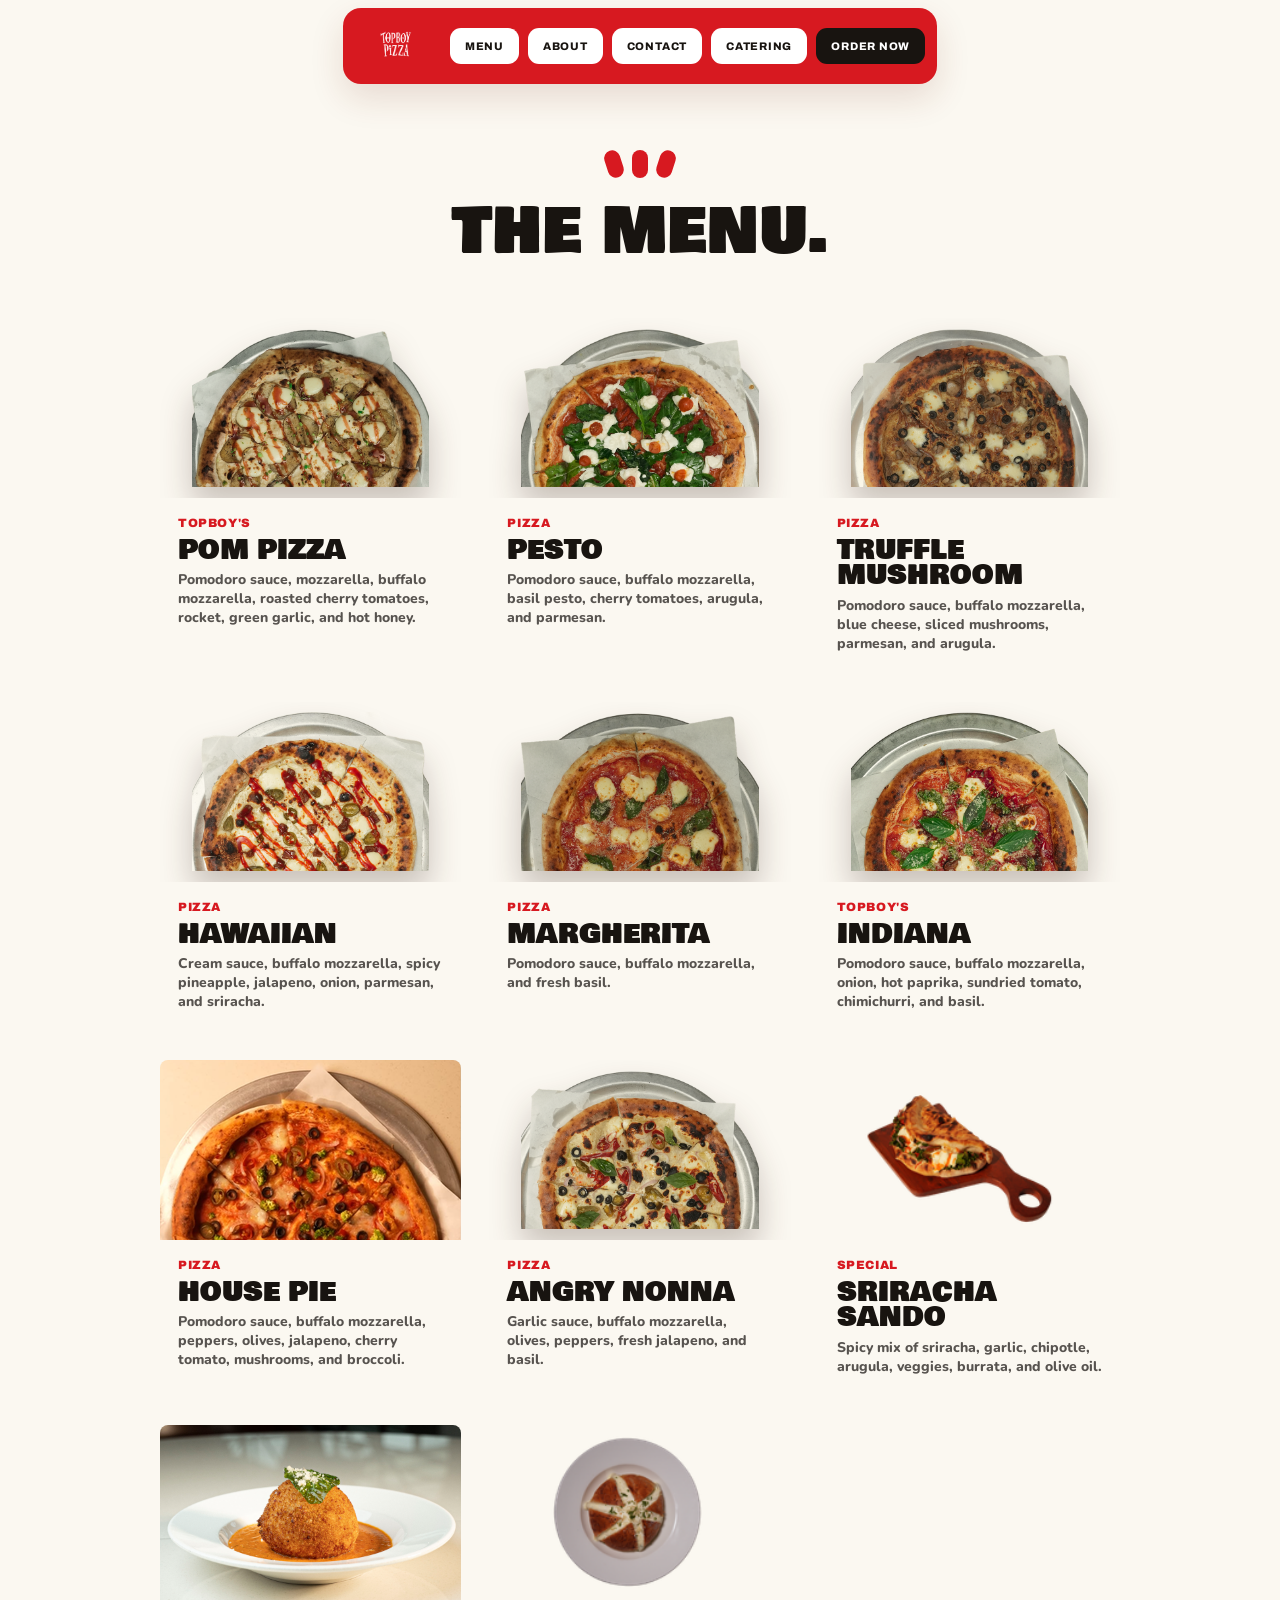
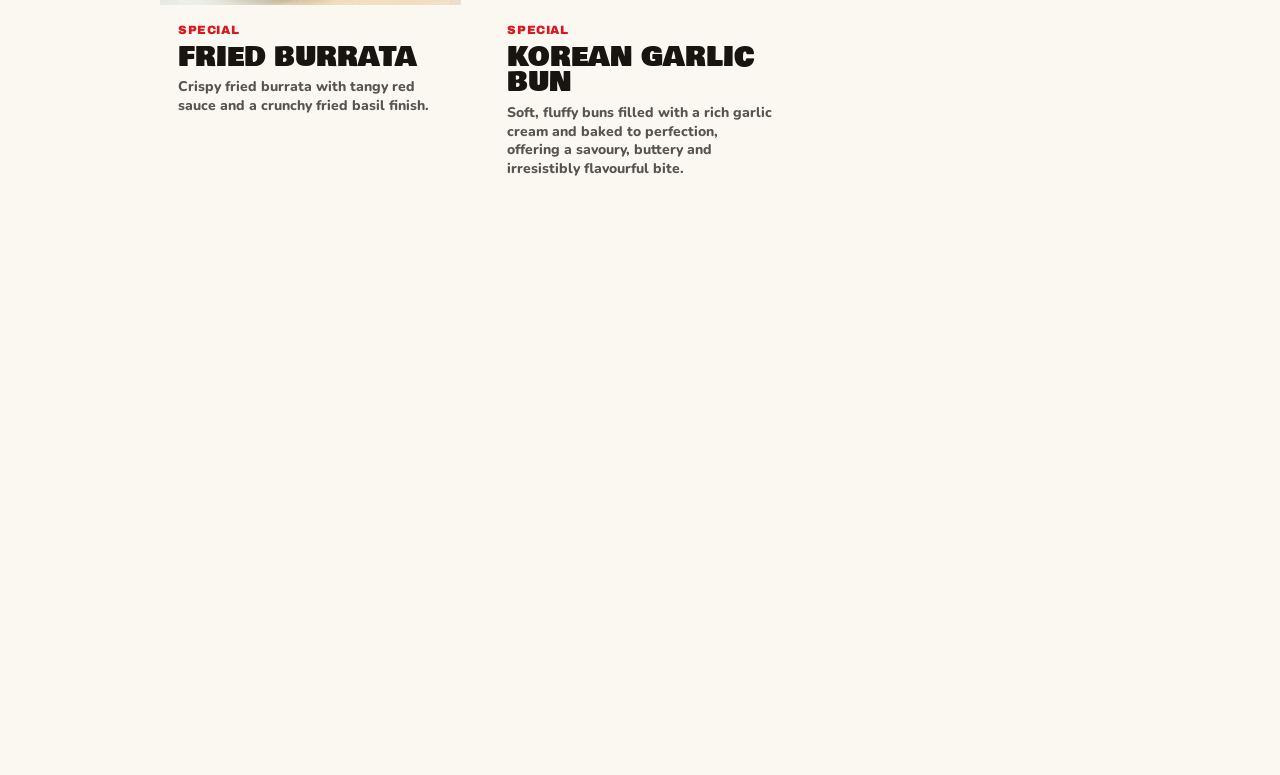
<file: menu.html>
﻿<!doctype html>
<html lang="en">
  <head>
    <meta charset="utf-8" />
    <meta name="viewport" content="width=device-width, initial-scale=1" />
    <title>Menu | Topboy Pizza</title>
    <meta
      name="description"
      content="Explore the Topboy Pizza menu: pizza, pasta, garlic buns, coffee, cheesecake, and sides."
    />
    <link rel="icon" type="image/png" sizes="32x32" href="assets/tb-favicon.png" />
    <link rel="shortcut icon" type="image/png" href="assets/tb-favicon.png" />
    <link rel="apple-touch-icon" sizes="180x180" href="assets/tb-favicon.png" />
    <link rel="preconnect" href="https://fonts.googleapis.com" />
    <link rel="preconnect" href="https://fonts.gstatic.com" crossorigin />
    <link
      href="https://fonts.googleapis.com/css2?family=Archivo:wght@600;700;800;900&family=Bowlby+One+SC&family=Nunito:wght@600;700;800;900&display=swap"
      rel="stylesheet"
    />
    <link rel="stylesheet" href="styles.css?v=20260829-2" />
  </head>
  <body class="menu-page">
    <header class="site-header" data-header>
      <nav class="nav-shell" aria-label="Primary navigation">
        <a class="logo" href="index.html" aria-label="Topboy Pizza home">
          <img src="assets/tb-logo.png" alt="Topboy Pizza" />
        </a>
        <button class="nav-toggle" type="button" aria-label="Open navigation menu" aria-expanded="false" data-nav-toggle>
          <span></span><span></span><span></span>
        </button>
        <a class="nav-btn" href="menu.html?v=20260605-6" aria-current="page">MENU</a>
        <a class="nav-btn" href="about.html?v=20260605-1">ABOUT</a>
        <a class="nav-btn" href="contact.html?v=20260605-1">CONTACT</a>
        <a class="nav-btn" href="catering.html?v=20260606-1">CATERING</a>
        <a class="nav-btn nav-btn-dark" href="#" data-order-choice>ORDER NOW</a>
      </nav>
    </header>

    <main>
      <section class="menu-screen" aria-labelledby="menu-title">
        <header class="menu-hero">
          <div class="menu-dots" aria-hidden="true"><span></span><span></span><span></span></div>
          <h1 id="menu-title">The Menu.</h1>
        </header>

        <section class="menu-grid" aria-label="Menu items">
          <article class="menu-card menu-card--photo menu-card--cutout" data-category="pizza">
            <div class="menu-card-photo">
              <img src="assets/pom-pizza-half.png?v=20260831-3" alt="Pom Pizza served on a metal tray" loading="eager" />
            </div>
            <div class="menu-card-copy">
              <p class="menu-card-kicker">Topboy's</p>
              <h2>Pom Pizza</h2>
              <p>Pomodoro sauce, mozzarella, buffalo mozzarella, roasted cherry tomatoes, rocket, green garlic, and hot honey.</p>
            </div>
          </article>
          <article class="menu-card menu-card--photo menu-card--cutout" data-category="pizza">
            <div class="menu-card-photo">
              <img src="assets/burrata-half.png?v=20260831-3" alt="Pesto pizza served on a metal tray" loading="eager" />
            </div>
            <div class="menu-card-copy">
              <p class="menu-card-kicker">Pizza</p>
              <h2>Pesto</h2>
              <p>Pomodoro sauce, buffalo mozzarella, basil pesto, cherry tomatoes, arugula, and parmesan.</p>
            </div>
          </article>
          <article class="menu-card menu-card--photo menu-card--cutout" data-category="pizza">
            <div class="menu-card-photo">
              <img src="assets/truffle-mushroom-half.png?v=20260831-3" alt="Truffle Mushroom pizza served on a metal tray" loading="eager" />
            </div>
            <div class="menu-card-copy">
              <p class="menu-card-kicker">Pizza</p>
              <h2>Truffle Mushroom</h2>
              <p>Pomodoro sauce, buffalo mozzarella, blue cheese, sliced mushrooms, parmesan, and arugula.</p>
            </div>
          </article>
          <article class="menu-card menu-card--photo menu-card--cutout" data-category="pizza">
            <div class="menu-card-photo">
              <img src="assets/hawaiian-half.png?v=20260831-3" alt="Hawaiian pizza served on a metal tray" loading="eager" />
            </div>
            <div class="menu-card-copy">
              <p class="menu-card-kicker">Pizza</p>
              <h2>Hawaiian</h2>
              <p>Cream sauce, buffalo mozzarella, spicy pineapple, jalapeno, onion, parmesan, and sriracha.</p>
            </div>
          </article>
          <article class="menu-card menu-card--photo menu-card--cutout" data-category="pizza">
            <div class="menu-card-photo">
              <img src="assets/margherita-half.png?v=20260831-3" alt="Margherita pizza served on a metal tray" loading="eager" />
            </div>
            <div class="menu-card-copy">
              <p class="menu-card-kicker">Pizza</p>
              <h2>Margherita</h2>
              <p>Pomodoro sauce, buffalo mozzarella, and fresh basil.</p>
            </div>
          </article>
          <article class="menu-card menu-card--photo menu-card--cutout" data-category="pizza">
            <div class="menu-card-photo">
              <img src="assets/indiana-half-v2.png?v=20260831-3" alt="Indiana pizza served on a metal tray" loading="eager" />
            </div>
            <div class="menu-card-copy">
              <p class="menu-card-kicker">Topboy's</p>
              <h2>Indiana</h2>
              <p>Pomodoro sauce, buffalo mozzarella, onion, hot paprika, sundried tomato, chimichurri, and basil.</p>
            </div>
          </article>
          <article class="menu-card menu-card--photo" data-category="pizza">
            <div class="menu-card-photo">
              <img src="assets/house-pie.png" alt="House Pie pizza" loading="lazy" />
            </div>
            <div class="menu-card-copy">
              <p class="menu-card-kicker">Pizza</p>
              <h2>House Pie</h2>
              <p>Pomodoro sauce, buffalo mozzarella, peppers, olives, jalapeno, cherry tomato, mushrooms, and broccoli.</p>
            </div>
          </article>
          <article class="menu-card menu-card--photo menu-card--cutout" data-category="pizza">
            <div class="menu-card-photo">
              <img src="assets/angry-nonna-half.png?v=20260831-3" alt="Angry Nonna pizza served on a metal tray" loading="lazy" />
            </div>
            <div class="menu-card-copy">
              <p class="menu-card-kicker">Pizza</p>
              <h2>Angry Nonna</h2>
              <p>Garlic sauce, buffalo mozzarella, olives, peppers, fresh jalapeno, and basil.</p>
            </div>
          </article>
          <article class="menu-card menu-card--photo" data-category="specials">
            <div class="menu-card-photo">
              <img src="assets/sriracha-sando.png" alt="Sriracha Sando" />
            </div>
            <div class="menu-card-copy"><p class="menu-card-kicker">Special</p><h2>Sriracha Sando</h2><p>Spicy mix of sriracha, garlic, chipotle, arugula, veggies, burrata, and olive oil.</p></div>
          </article>
          <article class="menu-card menu-card--photo" data-category="specials">
            <div class="menu-card-photo">
              <img src="assets/fried-burrata-v2.png?v=20260829-2" alt="Fried Burrata" loading="lazy" />
            </div>
            <div class="menu-card-copy"><p class="menu-card-kicker">Special</p><h2>Fried Burrata</h2><p>Crispy fried burrata with tangy red sauce and a crunchy fried basil finish.</p></div>
          </article>
          <article class="menu-card menu-card--photo" data-category="specials">
            <div class="menu-card-photo">
              <img src="assets/korean-garlic-bun.png" alt="Korean Garlic Bun" />
            </div>
            <div class="menu-card-copy"><p class="menu-card-kicker">Special</p><h2>Korean Garlic Bun</h2><p>Soft, fluffy buns filled with a rich garlic cream and baked to perfection, offering a savoury, buttery and irresistibly flavourful bite.</p></div>
          </article>
        </section>
      </section>

      <div class="final-gap" aria-hidden="true"></div>
      <section class="final" id="order">
        <div class="final-copy">
          <h2>What are you<br />waiting for?</h2>
          <p class="eyebrow">We're ready when you are.</p>
          <a class="btn btn-dark" href="#" data-order-choice>ORDER NOW</a>
        </div>
        <address class="contact-info">
          <img class="cta-contact-logo" src="assets/tb-logo.png" alt="Topboy Pizza" />
          <span class="contact-line">
            <svg viewBox="0 0 24 24" aria-hidden="true"><path d="M12 21s7-6.1 7-12A7 7 0 0 0 5 9c0 5.9 7 12 7 12Z"></path><circle cx="12" cy="9" r="2.5"></circle></svg>
            601, 6th Floor, Oz House, Athwalines, Surat, Gujarat 395007
          </span>
          <a class="contact-line" href="tel:+917096951113">
            <svg viewBox="0 0 24 24" aria-hidden="true"><path d="M22 16.9v3a2 2 0 0 1-2.2 2 19.8 19.8 0 0 1-8.6-3.1 19.4 19.4 0 0 1-6-6A19.8 19.8 0 0 1 2.1 4.2 2 2 0 0 1 4.1 2h3a2 2 0 0 1 2 1.7c.1 1 .4 2 .7 2.8a2 2 0 0 1-.5 2.1L8.1 9.9a16 16 0 0 0 6 6l1.3-1.3a2 2 0 0 1 2.1-.5c.9.3 1.8.6 2.8.7a2 2 0 0 1 1.7 2Z"></path></svg>
            070969 51113
          </a>
          <a class="contact-line" href="mailto:hello@topboypizza.com">
            <svg viewBox="0 0 24 24" aria-hidden="true"><path d="M4 4h16a2 2 0 0 1 2 2v12a2 2 0 0 1-2 2H4a2 2 0 0 1-2-2V6a2 2 0 0 1 2-2Z"></path><path d="m22 7-10 6L2 7"></path></svg>
            hello@topboypizza.com
          </a>
        </address>
        <div class="social-links" aria-label="Social links">
          <a href="https://www.instagram.com/topboypizzza.srt?igsh=MWt4dGN5dWxiZ2I4dw==" target="_blank" rel="noopener noreferrer" aria-label="Instagram">
            <svg viewBox="0 0 24 24" aria-hidden="true"><rect x="3" y="3" width="18" height="18" rx="5"></rect><circle cx="12" cy="12" r="4"></circle><circle cx="17.5" cy="6.5" r="1"></circle></svg>
          </a>
          <a href="https://wa.me/917096951113" target="_blank" rel="noopener noreferrer" aria-label="WhatsApp">
            <svg viewBox="0 0 24 24" aria-hidden="true"><path d="M12 2a9.8 9.8 0 0 0-8.4 14.8L2.4 22l5.4-1.2A9.8 9.8 0 1 0 12 2Zm5.3 14.1c-.2.6-1.2 1.1-1.7 1.2-.5.1-1.1.2-3.3-.7-2.8-1.1-4.6-3.9-4.7-4.1-.1-.1-1.1-1.5-1.1-2.9 0-1.3.7-2 1-2.2.2-.2.5-.3.8-.3h.6c.2 0 .4 0 .6.5.2.6.8 2 .9 2.1.1.2.1.4 0 .6-.1.2-.2.3-.4.5l-.3.4c-.1.1-.3.3-.1.6.2.3.8 1.3 1.7 2.1 1.2 1 2.1 1.3 2.4 1.5.3.1.5.1.7-.1.2-.2.8-.9 1-1.2.2-.3.4-.2.7-.1.3.1 1.8.8 2.1 1 .3.1.5.2.6.4 0 .1 0 .6-.2 1.2Z"></path></svg>
          </a>
        </div>
        <p class="final-copyright">&copy; 2026 Topboy Pizza. All rights reserved.</p>
      </section>
    </main>

    <script src="script.js?v=20260612-1"></script>
  </body>
</html>
</file>
<file: styles.css>
﻿:root {
  --cream: #fbf5e9;
  --rust: #d71920;
  --rust-dark: #a80f16;
  --ink: #181410;
  --badge: #f4cab8;
  --white: #ffffff;
  --card: #f3e9d6;
  --hero-height: 100vh;
  --final-height: 100vh;
}

* {
  box-sizing: border-box;
  margin: 0;
  padding: 0;
}

html {
  scroll-behavior: smooth;
}

body {
  overflow-x: hidden;
  background: var(--cream);
  color: var(--ink);
  font-family: "Nunito", Arial, sans-serif;
}

main {
  overflow-x: clip;
}

a {
  color: inherit;
  text-decoration: none;
}

img {
  display: block;
}

.site-header {
  position: fixed;
  z-index: 60;
  top: 0;
  left: 0;
  width: 100%;
  display: flex;
  justify-content: center;
  padding: 8px 16px 0;
  transform: translateY(0);
  transition: transform 260ms ease;
}

.site-header.is-hidden {
  transform: translateY(-120%);
}

.nav-shell {
  display: flex;
  align-items: center;
  gap: 9px;
  padding: 9px 12px;
  border-radius: 18px;
  background: var(--rust);
  box-shadow: 0 10px 30px rgba(150, 60, 30, 0.18);
}

.logo,
.foot-logo {
  color: var(--white);
  font-family: "Archivo", Arial, sans-serif;
  font-size: clamp(18px, 2.2vw, 24px);
  font-weight: 900;
  letter-spacing: 0.04em;
}

.logo {
  display: flex;
  min-width: 86px;
  align-items: center;
  justify-content: center;
  padding: 0 16px 0 12px;
}

.logo img {
  display: block;
  width: auto;
  height: 58px;
  object-fit: contain;
  filter: brightness(0) invert(1);
}

.nav-btn,
.btn {
  display: inline-flex;
  align-items: center;
  justify-content: center;
  border: 0;
  cursor: pointer;
  font-family: "Archivo", Arial, sans-serif;
  font-weight: 800;
  letter-spacing: 0.07em;
  transition: transform 180ms ease, box-shadow 180ms ease, background 180ms ease;
}

.nav-btn {
  min-height: 36px;
  padding: 0 15px;
  border-radius: 11px;
  background: var(--white);
  color: var(--ink);
  font-size: 11px;
}

.nav-btn:hover,
.btn:hover {
  transform: translateY(-3px);
}

.nav-btn-dark {
  background: var(--ink);
  color: var(--white);
}

.nav-btn-dark:hover,
.btn-dark:hover {
  background: #000;
}

.nav-toggle {
  display: none;
  width: 42px;
  height: 36px;
  align-content: center;
  gap: 3px;
  place-items: center;
  border: 0;
  border-radius: 11px;
  background: var(--white);
  color: var(--ink);
  cursor: pointer;
}

.nav-toggle span {
  display: block;
  width: 18px;
  height: 3px;
  border-radius: 999px;
  background: currentColor;
  transition: transform 180ms ease, opacity 180ms ease;
}

.site-header.is-menu-open .nav-toggle span:nth-child(1) {
  transform: translateY(6px) rotate(45deg);
}

.site-header.is-menu-open .nav-toggle span:nth-child(2) {
  opacity: 0;
}

.site-header.is-menu-open .nav-toggle span:nth-child(3) {
  transform: translateY(-6px) rotate(-45deg);
}

.hero {
  position: fixed;
  z-index: 1;
  inset: 0 0 auto;
  display: flex;
  flex-direction: column;
  align-items: center;
  justify-content: center;
  width: 100%;
  min-height: 100vh;
  height: var(--hero-height);
  overflow: hidden;
  padding: 108px 20px 28px;
  text-align: center;
}

.hero.is-past {
  visibility: hidden;
}

.block,
.reviews,
.final,
.site-footer {
  position: relative;
  z-index: 2;
}

.hero + .block {
  margin-top: var(--hero-height);
}

.block,
.final {
  background: var(--cream);
}

#about {
  padding-top: 16px;
}

.hero > :not(.hero-video, .hero-overlay) {
  position: relative;
  z-index: 3;
}

.hero-video,
.hero-overlay {
  position: absolute;
  inset: 0;
}

.hero-video {
  z-index: 0;
  overflow: hidden;
  background: var(--ink);
  pointer-events: none;
}

.hero-video video {
  position: absolute;
  inset: 0;
  width: 100%;
  height: 100%;
  object-fit: cover;
}

.hero-overlay {
  z-index: 1;
  background:
    radial-gradient(circle at 50% 35%, rgba(251, 245, 233, 0.28), rgba(251, 245, 233, 0.58) 62%),
    rgba(251, 245, 233, 0.24);
}

.badge {
  display: inline-flex;
  align-items: center;
  gap: 8px;
  padding: 9px 16px;
  border-radius: 30px;
  background: var(--badge);
  color: var(--rust);
  font-family: "Archivo", Arial, sans-serif;
  font-size: 13px;
  font-weight: 800;
  letter-spacing: 0.08em;
}

h1,
h2,
h3 {
  font-family: "Bowlby One SC", Impact, sans-serif;
  font-weight: 400;
  letter-spacing: 0;
}

.hero h1 {
  max-width: 100%;
  margin: 0 auto;
  color: var(--rust);
  font-size: clamp(34px, 7vw, 82px);
  line-height: 0.92;
  white-space: nowrap;
  text-shadow: 0 4px 0 rgba(165, 63, 31, 0.12);
}

.sub {
  max-width: 26ch;
  margin: 22px auto 0;
  font-size: clamp(14px, 1.6vw, 18px);
  font-weight: 800;
  line-height: 1.4;
}

.cta-wrap {
  display: flex;
  flex-direction: column;
  align-items: center;
  gap: 16px;
  margin-top: 30px;
}

.btn {
  min-height: 48px;
  padding: 0 28px;
  border-radius: 13px;
  font-size: 13px;
}

.btn-dark {
  background: var(--ink);
  color: var(--white);
  box-shadow: 0 12px 26px rgba(20, 16, 10, 0.22);
}

.btn-rust {
  background: var(--rust);
  color: var(--white);
  box-shadow: 0 12px 26px rgba(194, 80, 43, 0.3);
}

.btn-rust:hover {
  background: var(--rust-dark);
}

.psst {
  display: flex;
  align-items: center;
  justify-content: center;
  gap: 18px;
  margin-top: 26px;
  color: #c9b79c;
  font-family: "Bowlby One SC", Impact, sans-serif;
  font-size: 15px;
  letter-spacing: 0.12em;
}

.psst span {
  animation: nudge 1.4s ease-in-out infinite;
}

@keyframes nudge {
  50% {
    transform: translateY(4px);
  }
}

.block {
  width: 100%;
  max-width: none;
  margin: 0 auto;
  padding: 88px 0;
}

.head-row {
  display: flex;
  flex-direction: column;
  align-items: center;
  justify-content: center;
  gap: 22px;
  margin-bottom: 72px;
  text-align: center;
}

.head-row h2 {
  color: var(--ink);
  font-size: clamp(44px, 5vw, 72px);
  line-height: 0.95;
  text-transform: uppercase;
}

.eyebrow {
  margin-top: 24px;
  color: var(--rust);
  font-family: "Bowlby One SC", Impact, sans-serif;
  font-size: clamp(24px, 2.5vw, 36px);
  font-weight: 900;
  letter-spacing: 0.04em;
  opacity: 1;
  text-transform: uppercase;
}

.menu-dots {
  display: flex;
  gap: 10px;
  justify-content: center;
}

.menu-dots span {
  width: 16px;
  height: 28px;
  border-radius: 999px;
  background: var(--rust);
}

.menu-dots span:nth-child(1) {
  transform: rotate(-18deg);
}

.menu-dots span:nth-child(3) {
  transform: rotate(18deg);
}

.story-heading {
  margin-bottom: 54px;
}

.story-heading h2 {
  font-size: clamp(42px, 5.2vw, 68px);
  line-height: 0.9;
}

.story-heading .eyebrow {
  margin-top: 34px;
  font-size: clamp(24px, 3vw, 38px);
}

.story-heading .btn {
  min-height: 38px;
  padding: 0 24px;
  border-radius: 9px;
  font-size: 12px;
}

.cards {
  display: grid;
  grid-template-columns: repeat(3, 1fr);
  gap: 56px;
  padding: 0 min(14vw, 230px);
}

.card {
  min-width: 0;
  padding: 24px;
  border-radius: 12px;
  background: transparent;
  transition: transform 250ms ease, box-shadow 250ms ease;
}

.card:hover,
.tile:hover {
  transform: translateY(-8px);
  box-shadow: none;
}

.card:nth-child(2) {
  padding: 24px;
  border-radius: 12px 12px 0 0;
  background: transparent;
}

.card:hover {
  background: #f2d2c4;
}

.card-photo {
  width: 100%;
  aspect-ratio: 1.5;
  border-radius: 8px;
  object-fit: cover;
}

.card-photo--cutout {
  object-fit: contain;
  background: transparent;
  mix-blend-mode: multiply;
}

.card h3 {
  margin: 28px 0 8px;
  color: var(--rust);
  font-size: clamp(26px, 2.6vw, 38px);
  line-height: 0.95;
  text-transform: uppercase;
}

.card p,
.tile p,
.rev-card p {
  font-size: 15px;
  font-weight: 700;
  line-height: 1.5;
  opacity: 0.78;
}

.story {
  display: grid;
  grid-template-columns: minmax(0, 1.1fr) minmax(0, 0.9fr);
  grid-template-rows: repeat(2, minmax(280px, 1fr));
  gap: 24px;
  padding: 0 min(14vw, 230px);
  overflow: visible;
}

.tile {
  position: relative;
  display: flex;
  min-height: 0;
  flex-direction: column;
  justify-content: flex-end;
  overflow: visible;
  padding: 34px;
  border-radius: 10px;
  color: var(--white);
  transition: transform 250ms ease, box-shadow 250ms ease;
}

.tile[data-tile-link] {
  cursor: pointer;
}

.tile:nth-child(1) {
  grid-row: 1 / span 2;
  background:
    linear-gradient(180deg, rgba(0, 0, 0, 0.05) 20%, rgba(0, 0, 0, 0.82) 100%),
    url("assets/pizza-grill.jpeg") center/cover;
}

.tile::after {
  position: absolute;
  inset: 0;
  z-index: 0;
  content: "";
  border-radius: inherit;
  pointer-events: none;
}

.tile > :not(.story-badge) {
  position: relative;
  z-index: 1;
}

.tile:nth-child(2) {
  background:
    linear-gradient(180deg, rgba(0, 0, 0, 0.04) 28%, rgba(0, 0, 0, 0.82) 100%),
    url("assets/catering-1.jpg") center/cover;
}

.tile:nth-child(3) {
  background:
    linear-gradient(180deg, rgba(0, 0, 0, 0.04) 28%, rgba(0, 0, 0, 0.84) 100%),
    url("assets/pizza-sharing.jpeg") center/cover;
}

.story-badge {
  position: absolute;
  z-index: 4;
  display: grid;
  width: 76px;
  height: 76px;
  place-items: center;
  border-radius: 50%;
  background: var(--rust);
  color: var(--white);
  font-family: "Bowlby One SC", Impact, sans-serif;
  font-size: 13px;
  line-height: 1;
  transform: rotate(-14deg);
  transition: scale 220ms ease, filter 220ms ease;
}

.story-badge::before {
  position: absolute;
  z-index: -1;
  inset: -18px;
  content: "";
  border-radius: 50%;
  background:
    radial-gradient(circle at 50% 4%, var(--rust) 0 3px, transparent 3.5px),
    radial-gradient(circle at 67.5% 7.5%, var(--rust) 0 3px, transparent 3.5px),
    radial-gradient(circle at 82.4% 17.6%, var(--rust) 0 3px, transparent 3.5px),
    radial-gradient(circle at 92.5% 32.5%, var(--rust) 0 3px, transparent 3.5px),
    radial-gradient(circle at 96% 50%, var(--rust) 0 3px, transparent 3.5px),
    radial-gradient(circle at 92.5% 67.5%, var(--rust) 0 3px, transparent 3.5px),
    radial-gradient(circle at 82.4% 82.4%, var(--rust) 0 3px, transparent 3.5px),
    radial-gradient(circle at 67.5% 92.5%, var(--rust) 0 3px, transparent 3.5px),
    radial-gradient(circle at 50% 96%, var(--rust) 0 3px, transparent 3.5px),
    radial-gradient(circle at 32.5% 92.5%, var(--rust) 0 3px, transparent 3.5px),
    radial-gradient(circle at 17.6% 82.4%, var(--rust) 0 3px, transparent 3.5px),
    radial-gradient(circle at 7.5% 67.5%, var(--rust) 0 3px, transparent 3.5px),
    radial-gradient(circle at 4% 50%, var(--rust) 0 3px, transparent 3.5px),
    radial-gradient(circle at 7.5% 32.5%, var(--rust) 0 3px, transparent 3.5px),
    radial-gradient(circle at 17.6% 17.6%, var(--rust) 0 3px, transparent 3.5px),
    radial-gradient(circle at 32.5% 7.5%, var(--rust) 0 3px, transparent 3.5px);
  animation: badge-spin 18s linear infinite;
}

.story-badge:hover {
  scale: 1.08;
  filter: drop-shadow(0 12px 18px rgba(24, 20, 16, 0.18));
}

@keyframes badge-spin {
  to {
    transform: rotate(360deg);
  }
}

.story-badge-menu {
  top: -34px;
  left: -30px;
}

.story-badge-order {
  right: -22px;
  bottom: -28px;
  transform: rotate(14deg);
}

.tile h3 {
  margin-bottom: 10px;
  color: var(--white);
  font-size: clamp(28px, 2.5vw, 38px);
  line-height: 0.98;
  text-transform: uppercase;
}

.tile p {
  max-width: 520px;
  color: var(--white);
  font-size: clamp(15px, 1.4vw, 20px);
  font-weight: 900;
  line-height: 1.32;
  opacity: 0.9;
}

.reviews {
  overflow: hidden;
  padding: 76px 0 64px;
  background: var(--cream);
  color: var(--ink);
}

.reviews .inner {
  width: 100%;
  max-width: none;
  margin: 0 auto;
  padding: 0;
}

.reviews h2 {
  color: var(--ink);
  font-size: clamp(42px, 5vw, 68px);
  line-height: 0.9;
}

.reviews .eyebrow {
  color: var(--rust);
  margin-top: 34px;
  font-size: clamp(24px, 3vw, 38px);
}

.reviews .btn {
  min-height: 38px;
  padding: 0 24px;
  border-radius: 9px;
  font-size: 12px;
}

.review-wall {
  display: grid;
  gap: 34px;
  overflow: hidden;
  padding: 28px 0 14px;
}

.review-row {
  display: flex;
  width: max-content;
  gap: 34px;
  animation: review-scroll 34s linear infinite;
}

.review-row-bottom {
  animation-direction: reverse;
  animation-duration: 40s;
}

.review-tile {
  width: clamp(320px, 28vw, 470px);
  height: 170px;
  flex: 0 0 auto;
  overflow: hidden;
  border: 4px solid var(--rust);
  border-radius: 9px;
  background: var(--cream);
}

.quote-tile {
  display: flex;
  flex-direction: column;
  justify-content: center;
  padding: 26px 34px;
  text-align: center;
}

.image-tile img {
  width: 100%;
  height: 100%;
  object-fit: cover;
}

.image-tile img[src$=".png"] {
  padding: 18px;
  object-fit: contain;
}

.review-meta {
  display: flex;
  justify-content: center;
  width: 100%;
  margin-bottom: 20px;
  color: var(--rust);
  font-family: "Bowlby One SC", Impact, sans-serif;
  font-size: 16px;
  line-height: 1;
  text-align: center;
  text-transform: uppercase;
}

.quote-tile p {
  color: var(--ink);
  font-family: "Bowlby One SC", Impact, sans-serif;
  font-size: clamp(15px, 1.35vw, 22px);
  line-height: 1.12;
  text-transform: uppercase;
}

.tilt-left {
  transform: rotate(-1.5deg);
}

.tilt-right {
  transform: rotate(1.5deg);
}

@keyframes review-scroll {
  to {
    transform: translateX(-50%);
  }
}

.final {
  position: fixed;
  z-index: 0;
  right: 0;
  bottom: 0;
  left: 0;
  display: grid;
  grid-template-columns: minmax(0, 1fr) minmax(320px, 440px);
  grid-template-areas:
    "copy contact"
    "social copyright";
  gap: 30px 72px;
  min-height: 0;
  align-items: end;
  overflow: hidden;
  margin: 0;
  padding: 30px min(7vw, 110px) 18px;
  border-radius: 0;
  text-align: left;
  background: var(--rust);
}

.final-copy {
  grid-area: copy;
}

.final-gap {
  position: relative;
  z-index: 1;
  height: var(--final-reveal-height, 560px);
  background: transparent;
  pointer-events: none;
}

.final h2 {
  position: relative;
  z-index: 2;
  color: var(--cream);
  font-size: clamp(40px, 5vw, 76px);
  line-height: 0.95;
}

.final .eyebrow {
  position: relative;
  z-index: 2;
  margin: 22px 0 32px;
  color: var(--cream);
  font-size: clamp(15px, 1.5vw, 21px);
}

.final .btn {
  position: relative;
  z-index: 2;
}

.contact-info {
  grid-area: contact;
  display: grid;
  gap: 22px;
  justify-self: start;
  justify-items: start;
  width: min(100%, 430px);
  color: var(--cream);
  font-family: "Archivo", Arial, sans-serif;
  font-style: normal;
  font-size: clamp(16px, 1.45vw, 23px);
  font-weight: 900;
  line-height: 1.3;
  text-transform: uppercase;
}

.cta-contact-logo {
  width: min(118px, 22vw);
  height: auto;
  margin: 0 0 14px 34px;
  object-fit: contain;
  filter: brightness(0) invert(1);
}

.contact-info a {
  width: fit-content;
}

.contact-info a:hover {
  opacity: 0.75;
}

.contact-line {
  display: grid;
  grid-template-columns: 34px minmax(0, 1fr);
  gap: 16px;
  align-items: start;
}

.contact-line svg {
  width: 28px;
  height: 28px;
  fill: none;
  stroke: currentColor;
  stroke-width: 2.4;
  stroke-linecap: round;
  stroke-linejoin: round;
}

.social-links {
  position: static;
  grid-area: social;
  align-self: end;
  z-index: 3;
  display: flex;
  gap: 12px;
}

.social-links a {
  display: grid;
  width: 42px;
  height: 42px;
  place-items: center;
  border: 2px solid var(--cream);
  border-radius: 50%;
  color: var(--cream);
  transition: transform 180ms ease, background 180ms ease, color 180ms ease;
}

.social-links a:hover {
  transform: translateY(-3px);
  background: var(--cream);
  color: var(--rust);
}

.social-links svg {
  width: 21px;
  height: 21px;
  fill: none;
  stroke: currentColor;
  stroke-width: 2;
  stroke-linecap: round;
  stroke-linejoin: round;
}

.social-links a:nth-child(2) svg {
  fill: currentColor;
  stroke: none;
}

.final-copyright {
  grid-area: copyright;
  align-self: end;
  justify-self: start;
  margin: 0;
  color: var(--cream);
  font-family: Arial, Helvetica, sans-serif;
  font-size: clamp(15px, 1.2vw, 20px);
  line-height: 1.3;
}

.reveal {
  opacity: 0;
  transform: translateY(40px);
  transition: opacity 700ms ease, transform 700ms ease;
}

.reveal.show {
  opacity: 1;
  transform: none;
}

.menu-page {
  min-height: 100vh;
  background: #fbf8f1;
}

.menu-screen {
  position: relative;
  z-index: 2;
  min-height: 100vh;
  overflow: hidden;
  padding: 0 0 82px;
  background: #fbf8f1;
}

.menu-page .nav-shell {
  box-shadow: 0 14px 34px rgba(110, 42, 22, 0.14);
}

.menu-home {
  position: absolute;
  top: 48px;
  left: 28px;
  display: grid;
  width: 86px;
  height: 86px;
  place-items: center;
}

.menu-home img {
  width: 78px;
  height: 78px;
  object-fit: contain;
  filter: brightness(0) saturate(100%) invert(14%) sepia(94%) saturate(5620%) hue-rotate(353deg) brightness(94%) contrast(91%);
}

.menu-hero {
  display: grid;
  justify-items: center;
  padding: 150px 20px 0;
  text-align: center;
}

.menu-hero .menu-dots {
  margin-bottom: 26px;
}

.menu-hero h1 {
  color: var(--ink);
  font-family: "Bowlby One SC", Impact, sans-serif;
  font-weight: 400;
  font-size: clamp(44px, 5vw, 62px);
  letter-spacing: 0;
  line-height: 0.9;
  text-transform: uppercase;
}

.menu-location {
  display: inline-flex;
  align-items: center;
  gap: 8px;
  min-height: 28px;
  margin-top: 30px;
  padding: 0 12px;
  border-radius: 8px;
  background: #f7d1d3;
  color: var(--rust);
  font-family: "Archivo", Arial, sans-serif;
  font-size: 12px;
  font-weight: 900;
  line-height: 1;
}

.menu-location span {
  display: grid;
  width: 17px;
  height: 17px;
  place-items: center;
  border-radius: 5px;
  background: var(--rust);
  color: var(--white);
  font-size: 11px;
}

.menu-tabs {
  display: flex;
  flex-wrap: wrap;
  justify-content: center;
  gap: 10px;
  margin: 56px auto 0;
  padding: 0 18px;
}

.menu-tab {
  display: inline-flex;
  min-height: 30px;
  align-items: center;
  justify-content: center;
  border: 0;
  border-radius: 6px;
  padding: 0 16px;
  background: var(--rust);
  color: var(--white);
  cursor: pointer;
  font-family: "Archivo", Arial, sans-serif;
  font-size: 12px;
  font-weight: 900;
  transition: transform 180ms ease, background 180ms ease;
}

.menu-tab:hover {
  transform: translateY(-2px);
}

.menu-tab.is-active {
  background: var(--ink);
}

.menu-grid {
  display: grid;
  grid-template-columns: repeat(3, minmax(0, 1fr));
  gap: 28px;
  width: min(100% - 48px, 960px);
  margin: 58px auto 0;
}

.menu-card {
  min-width: 0;
  overflow: hidden;
  border-radius: 8px;
  background: transparent;
  box-shadow: none;
  transition: transform 250ms ease, background 250ms ease;
}

.menu-card::before {
  display: grid;
  width: 100%;
  height: 180px;
  place-items: center;
  content: "IMAGE";
  border: 2px dashed rgba(215, 25, 32, 0.28);
  border-radius: 8px;
  background: rgba(215, 25, 32, 0.05);
  color: rgba(215, 25, 32, 0.58);
  font-family: "Archivo", Arial, sans-serif;
  font-size: 12px;
  font-weight: 900;
}

.menu-card--photo::before {
  display: none;
}

.menu-card:hover {
  transform: translateY(-8px);
  background: #f2d2c4;
}

.menu-card[hidden] {
  display: none;
}

.menu-card-photo {
  display: grid;
  height: 180px;
  place-items: center;
  overflow: hidden;
  background: transparent;
}

.menu-card-photo img {
  width: 88%;
  height: 88%;
  object-fit: contain;
  filter: drop-shadow(0 18px 16px rgba(45, 22, 12, 0.24));
}

.menu-card--photo .menu-card-photo img {
  width: 100%;
  height: 100%;
  object-fit: cover;
  filter: none;
}

.menu-card--cutout .menu-card-photo img {
  width: 88%;
  height: 88%;
  object-fit: contain;
  filter: drop-shadow(0 18px 16px rgba(45, 22, 12, 0.24));
  mix-blend-mode: multiply;
}

.menu-card-copy {
  display: grid;
  gap: 8px;
  padding: 18px 18px 20px;
}

.menu-card-kicker,
.menu-card-copy span {
  color: var(--rust);
  font-family: "Archivo", Arial, sans-serif;
  font-size: 12px;
  font-weight: 900;
  letter-spacing: 0.05em;
  text-transform: uppercase;
}

.menu-card-copy h2 {
  color: var(--ink);
  font-family: "Bowlby One SC", Impact, sans-serif;
  font-weight: 400;
  font-size: clamp(22px, 2.1vw, 30px);
  letter-spacing: 0;
  line-height: 0.95;
  text-transform: uppercase;
}

.menu-card-copy p:not(.menu-card-kicker) {
  color: rgba(24, 20, 16, 0.72);
  font-size: 14px;
  font-weight: 800;
  line-height: 1.35;
}

.menu-card-copy span {
  margin-top: 5px;
  font-size: 14px;
}

.about-page {
  min-height: 100vh;
  background: #fbf8f1;
}

.about-page .nav-shell {
  box-shadow: 0 14px 34px rgba(110, 42, 22, 0.14);
}

.about-intro {
  position: relative;
  z-index: 2;
  min-height: 650px;
  padding-top: 134px;
  background: #fbf8f1;
}

.about-hero {
  display: grid;
  justify-items: center;
  padding: 42px 20px 68px;
  text-align: center;
}

.about-hero .menu-dots {
  display: flex;
  margin-bottom: 20px;
}

.about-hero .menu-dots span {
  width: 12px;
  height: 22px;
}

.about-hero h1 {
  color: var(--ink);
  font-family: "Bowlby One SC", Impact, sans-serif;
  font-size: clamp(32px, 3.6vw, 50px);
  font-weight: 400;
  letter-spacing: 0;
  line-height: 0.95;
  text-transform: uppercase;
}

.about-origin {
  position: relative;
  width: min(68vw, 720px);
  aspect-ratio: 1.5;
  margin-top: 48px;
}

.about-slideshow {
  position: relative;
  width: 100%;
  height: 100%;
  overflow: hidden;
  border: 6px solid var(--rust);
  border-radius: 16px;
}

.about-slideshow img {
  position: absolute;
  inset: 0;
  width: 100%;
  height: 100%;
  object-fit: cover;
  opacity: 0;
  transition: opacity 300ms ease;
}

.about-slideshow img.is-active {
  opacity: 1;
}

.about-menu-badge {
  top: -34px;
  left: -34px;
  z-index: 3;
  width: 76px;
  height: 76px;
  font-size: 13px;
}

.about-story {
  display: grid;
  grid-template-columns: minmax(0, 0.9fr) minmax(0, 1.1fr);
  min-height: 620px;
  background: var(--rust);
  color: var(--white);
}

.about-story-copy {
  display: flex;
  flex-direction: column;
  justify-content: center;
  align-items: flex-start;
  padding: 72px min(7vw, 100px);
}

.about-kicker {
  margin-bottom: 18px;
  font-family: "Archivo", Arial, sans-serif;
  font-size: 13px;
  font-weight: 900;
  text-transform: uppercase;
}

.about-story h2,
.about-values h2 {
  font-family: "Bowlby One SC", Impact, sans-serif;
  font-weight: 400;
  letter-spacing: 0;
  text-transform: uppercase;
}

.about-story h2 {
  margin-bottom: 26px;
  font-size: clamp(38px, 4.5vw, 68px);
  line-height: 0.95;
}

.about-story-copy > p:not(.about-kicker) {
  max-width: 520px;
  margin-bottom: 18px;
  font-size: clamp(16px, 1.3vw, 20px);
  font-weight: 800;
  line-height: 1.5;
}

.about-story-copy .btn {
  margin-top: 16px;
  background: var(--ink);
}

.about-story-media {
  min-height: 520px;
  overflow: hidden;
}

.about-story-media video {
  width: 100%;
  height: 100%;
  object-fit: cover;
}

.about-manifesto {
  position: relative;
  z-index: 2;
  display: grid;
  justify-items: center;
  gap: 38px;
  padding: 88px min(12vw, 180px) 44px;
  background: #fbf8f1;
  text-align: center;
}

.about-manifesto p {
  max-width: 980px;
  color: var(--rust);
  font-family: "Bowlby One SC", Impact, sans-serif;
  font-size: clamp(15px, 1.4vw, 21px);
  font-weight: 400;
  letter-spacing: 0;
  line-height: 1.25;
  text-transform: uppercase;
}

.about-manifesto .about-manifesto-statement {
  max-width: 820px;
  color: var(--ink);
  font-size: clamp(15px, 1.4vw, 21px);
  line-height: 1.25;
}

.about-manifesto p:nth-of-type(3) {
  color: var(--ink);
}

.about-manifesto .btn {
  margin-top: 10px;
}

.about-values {
  display: grid;
  grid-template-columns: repeat(3, minmax(0, 1fr));
  gap: 0;
  padding: 80px min(7vw, 110px);
  background: #fbf8f1;
}

.about-values article {
  padding: 34px;
  border-right: 2px solid var(--rust);
}

.about-values article:last-child {
  border-right: 0;
}

.about-values span {
  color: var(--rust);
  font-family: "Archivo", Arial, sans-serif;
  font-size: 13px;
  font-weight: 900;
}

.about-values h2 {
  margin: 18px 0 12px;
  color: var(--ink);
  font-size: clamp(26px, 2.7vw, 40px);
  line-height: 0.98;
}

.about-values p {
  max-width: 28ch;
  font-size: 15px;
  font-weight: 800;
  line-height: 1.5;
}

.about-card-slider {
  position: relative;
  z-index: 2;
  overflow: hidden;
  padding: 20px 0 72px;
  background: #fbf8f1;
}

.about-card-track {
  display: flex;
  width: max-content;
  gap: 34px;
  align-items: center;
  animation: about-card-scroll 34s linear infinite;
}

.about-card-track img {
  width: clamp(230px, 20vw, 330px);
  aspect-ratio: 1.75;
  flex: 0 0 auto;
  border: 5px solid var(--rust);
  border-radius: 9px;
  object-fit: cover;
  transform: rotate(-1.5deg);
}

.about-card-track img:nth-child(even) {
  transform: rotate(1.5deg);
}

.about-card-track .instagram-post-card {
  width: clamp(230px, 20vw, 330px);
  aspect-ratio: 1.75;
  flex: 0 0 auto;
  overflow: hidden;
  border: 5px solid var(--rust);
  border-radius: 9px;
  background: var(--cream);
  transform: rotate(-1.5deg);
}

.about-card-track .instagram-post-card:nth-child(even) {
  transform: rotate(1.5deg);
}

.about-card-track .instagram-post-card img {
  width: 100%;
  height: 100%;
  border: 0;
  border-radius: 0;
  object-fit: cover;
  transform: none;
}

.about-card-track .instagram-post-card p {
  display: none;
}

.about-page .about-card-slider {
  padding-block: 32px 64px;
}

.about-page .about-card-track > img,
.about-page .about-card-track > video,
.about-page .about-card-track .instagram-post-card {
  width: clamp(220px, 20vw, 280px);
  aspect-ratio: 9 / 16;
}

.about-page .about-card-track > video {
  flex: 0 0 auto;
  border: 5px solid var(--rust);
  border-radius: 9px;
  background: #000;
  object-fit: cover;
  transform: rotate(-1.5deg);
}

.about-page .about-card-track > video:nth-child(even) {
  transform: rotate(1.5deg);
}

@keyframes about-card-scroll {
  to {
    transform: translateX(calc(-50% - 17px));
  }
}

.instagram-feed {
  position: relative;
  z-index: 2;
  display: grid;
  justify-items: center;
  padding: 62px 20px 76px;
  background: #fbf8f1;
  text-align: center;
}

.instagram-feed .menu-dots {
  margin-bottom: 22px;
}

.instagram-feed h2 {
  color: var(--ink);
  font-family: "Bowlby One SC", Impact, sans-serif;
  font-size: clamp(34px, 4vw, 56px);
  font-weight: 400;
  letter-spacing: 0;
  line-height: 0.95;
  text-transform: uppercase;
}

.instagram-feed p {
  max-width: 560px;
  margin: 20px 0 28px;
  font-size: clamp(15px, 1.3vw, 19px);
  font-weight: 900;
  line-height: 1.45;
}

.instagram-post-grid {
  display: grid;
  grid-template-columns: repeat(3, minmax(0, 1fr));
  gap: 18px;
  width: min(100%, 960px);
  margin-bottom: 30px;
}

.instagram-post-grid:empty {
  display: none;
}

.instagram-post-card {
  overflow: hidden;
  border: 5px solid var(--rust);
  border-radius: 9px;
  background: var(--cream);
  color: var(--ink);
  text-align: left;
  transition: transform 180ms ease;
}

.instagram-post-card:hover {
  transform: translateY(-4px);
}

.instagram-post-card img,
.instagram-post-card video {
  width: 100%;
  aspect-ratio: 1;
  object-fit: cover;
  background: #f2d2c4;
}

.instagram-post-card p {
  display: -webkit-box;
  overflow: hidden;
  min-height: 4.2em;
  margin: 0;
  padding: 14px;
  -webkit-box-orient: vertical;
  -webkit-line-clamp: 3;
  color: var(--ink);
  font-size: 13px;
  font-weight: 900;
}

.contact-page {
  min-height: 100vh;
  background: #fbf8f1;
}

.contact-screen {
  position: relative;
  z-index: 2;
  min-height: 100vh;
  padding: 168px min(5vw, 70px) 90px;
  background: #fbf8f1;
}

.contact-hero {
  display: grid;
  justify-items: center;
  text-align: center;
}

.contact-hero .menu-dots,
.contact-questions .menu-dots {
  margin-bottom: 26px;
}

.contact-hero .menu-dots span {
  width: 12px;
  height: 22px;
}

.contact-hero h1,
.contact-questions h2 {
  color: var(--ink);
  font-family: "Bowlby One SC", Impact, sans-serif;
  font-weight: 400;
  letter-spacing: 0;
  line-height: 0.95;
  text-transform: uppercase;
}

.contact-hero h1 {
  font-size: clamp(36px, 4.2vw, 54px);
}

.location-grid {
  display: grid;
  grid-template-columns: minmax(0, 1fr);
  gap: 14px;
  width: min(100%, 720px);
  margin: 68px auto 0;
}

.location-card {
  display: grid;
  gap: 16px;
  min-width: 0;
  padding: 24px;
  border-radius: 8px;
  background: var(--rust);
  color: var(--white);
}

.location-card h2 {
  font-family: "Bowlby One SC", Impact, sans-serif;
  font-size: clamp(24px, 2.4vw, 34px);
  font-weight: 400;
  letter-spacing: 0;
  line-height: 1;
  text-transform: uppercase;
}

.location-card a,
.location-card p {
  display: grid;
  grid-template-columns: 22px minmax(0, 1fr);
  gap: 10px;
  align-items: center;
  font-family: "Archivo", Arial, sans-serif;
  font-size: 14px;
  font-weight: 900;
  line-height: 1.35;
}

.location-card a:hover {
  opacity: 0.75;
}

.contact-questions {
  display: grid;
  justify-items: center;
  margin-top: 82px;
  text-align: center;
}

.contact-questions h2 {
  font-size: clamp(38px, 4.5vw, 60px);
}

.contact-form {
  display: grid;
  grid-template-columns: repeat(2, minmax(0, 1fr));
  gap: 18px;
  width: min(100%, 760px);
  margin-top: 42px;
  text-align: left;
}

.contact-form label {
  display: grid;
  gap: 8px;
  color: var(--rust);
  font-family: "Archivo", Arial, sans-serif;
  font-size: 12px;
  font-weight: 900;
  text-transform: uppercase;
}

.contact-form input,
.contact-form textarea {
  width: 100%;
  border: 2px solid var(--rust);
  border-radius: 7px;
  padding: 13px 14px;
  outline: none;
  background: transparent;
  color: var(--ink);
  font: 800 15px/1.4 "Nunito", Arial, sans-serif;
}

.contact-form input:focus,
.contact-form textarea:focus {
  box-shadow: 0 0 0 3px rgba(215, 25, 32, 0.12);
}

.contact-form-message,
.contact-form .btn {
  grid-column: 1 / -1;
}

.contact-form textarea {
  resize: vertical;
}

.contact-form .btn {
  width: fit-content;
  justify-self: center;
}

.catering-page {
  min-height: 100vh;
  background: #fbf8f1;
}

.catering-page .site-header {
  position: fixed;
  top: 37px;
}

.catering-page .site-header.is-hidden {
  transform: translateY(calc(-120% - 42px));
}

.catering-screen {
  position: relative;
  z-index: 2;
  min-height: 100vh;
  padding: 168px min(7vw, 100px) 92px;
  background: #fbf8f1;
}

.catering-hero {
  display: grid;
  justify-items: center;
  text-align: center;
}

.catering-hero .menu-dots {
  margin-bottom: 26px;
}

.catering-hero h1 {
  max-width: 900px;
  color: var(--ink);
  font-family: "Bowlby One SC", Impact, sans-serif;
  font-size: clamp(42px, 5vw, 70px);
  font-weight: 400;
  letter-spacing: 0;
  line-height: 0.95;
  text-transform: uppercase;
}

.catering-hero p {
  max-width: 640px;
  margin: 28px 0 34px;
  font-size: clamp(16px, 1.5vw, 22px);
  font-weight: 900;
  line-height: 1.45;
}

.catering-grid {
  display: grid;
  grid-template-columns: repeat(2, minmax(0, 1fr));
  gap: 22px;
  width: min(100%, 860px);
  margin: 76px auto 0;
}

.catering-slider {
  width: calc(100% + min(14vw, 200px));
  margin: 78px calc(min(7vw, 100px) * -1) 0;
  padding: 12px 0;
}

.catering-slider .about-card-track {
  padding: 0 18px;
}

.catering-grid article {
  min-width: 0;
  padding: 28px;
  border-radius: 8px;
  background: var(--rust);
  color: var(--white);
}

.catering-grid span {
  font-family: "Archivo", Arial, sans-serif;
  font-size: 13px;
  font-weight: 900;
}

.catering-grid h2 {
  margin: 18px 0 12px;
  font-family: "Bowlby One SC", Impact, sans-serif;
  font-size: clamp(25px, 2.5vw, 38px);
  font-weight: 400;
  letter-spacing: 0;
  line-height: 0.98;
  text-transform: uppercase;
}

.catering-grid p {
  font-size: 15px;
  font-weight: 900;
  line-height: 1.45;
}

.catering-pdf-link {
  display: inline-flex;
  min-height: 42px;
  align-items: center;
  justify-content: center;
  margin-top: 24px;
  padding: 0 18px;
  border-radius: 8px;
  background: var(--ink);
  color: var(--white);
  font-family: "Archivo", Arial, sans-serif;
  font-size: 12px;
  font-weight: 900;
  text-transform: uppercase;
  transition: transform 180ms ease, background 180ms ease;
}

.catering-pdf-link:hover {
  transform: translateY(-2px);
  background: #000;
}

.order-dialog {
  position: fixed;
  inset: 50% auto auto 50%;
  transform: translate(-50%, -50%);
  width: min(92vw, 460px);
  border: 0;
  border-radius: 8px;
  padding: 40px 34px 34px;
  background: var(--cream);
  color: var(--ink);
  text-align: center;
  box-shadow: 0 30px 80px rgba(24, 20, 16, 0.34);
}

.order-dialog::backdrop {
  background: rgba(24, 20, 16, 0.72);
}

.order-dialog-close {
  position: absolute;
  top: 12px;
  right: 14px;
  display: grid;
  width: 34px;
  height: 34px;
  place-items: center;
  border: 0;
  background: transparent;
  color: var(--ink);
  cursor: pointer;
  font-size: 30px;
  line-height: 1;
}

.order-dialog-kicker {
  margin-bottom: 12px;
  color: var(--rust);
  font-family: "Archivo", Arial, sans-serif;
  font-size: 12px;
  font-weight: 900;
  text-transform: uppercase;
}

.order-dialog h2 {
  font-family: "Bowlby One SC", Impact, sans-serif;
  font-size: clamp(32px, 5vw, 48px);
  font-weight: 400;
  letter-spacing: 0;
  line-height: 1;
  text-transform: uppercase;
}

.order-dialog-links {
  display: grid;
  grid-template-columns: repeat(2, minmax(0, 1fr));
  gap: 12px;
  margin-top: 30px;
}

.order-provider {
  display: grid;
  min-height: 54px;
  place-items: center;
  border-radius: 7px;
  color: var(--white);
  font-family: "Archivo", Arial, sans-serif;
  font-size: 14px;
  font-weight: 900;
}

.order-provider-swiggy {
  background: #fc8019;
}

.order-provider-zomato {
  background: #e23744;
}

.order-provider:hover {
  transform: translateY(-2px);
}

@media (max-width: 820px) {
  :root {
    --hero-height: 86vh;
  }

  .hero {
    min-height: 0;
    height: var(--hero-height);
    padding: 102px 18px 24px;
  }

  .site-header {
    padding: 6px 10px 0;
  }

  .nav-shell {
    display: grid;
    grid-template-columns: minmax(0, 1fr) minmax(112px, auto) 36px;
    width: min(100%, 420px);
    gap: 8px;
    padding: 8px;
    border-radius: 16px;
  }

  .logo {
    min-width: 0;
    justify-content: flex-start;
    padding: 0 8px;
  }

  .logo img {
    height: 42px;
  }

  .nav-toggle {
    display: grid;
    grid-column: 3;
    grid-row: 1;
    width: 36px;
    background: transparent;
    color: var(--white);
  }

  .nav-btn {
    display: none;
    width: 100%;
    min-height: 42px;
    font-size: 11px;
  }

  .nav-btn-dark {
    display: inline-flex;
    grid-column: 2;
    grid-row: 1;
  }

  .site-header.is-menu-open .nav-btn:not(.nav-btn-dark) {
    display: inline-flex;
    grid-column: 1 / -1;
  }

  .cards,
  .story {
    grid-template-columns: 1fr;
  }

  .block {
    padding: 62px 0;
  }

  .head-row {
    gap: 16px;
    margin-bottom: 42px;
    padding: 0 18px;
  }

  .head-row h2 {
    font-size: clamp(34px, 11vw, 52px);
  }

  .eyebrow {
    margin-top: 14px;
    font-size: clamp(18px, 6vw, 27px);
  }

  .story {
    grid-template-rows: none;
    gap: 18px;
    padding: 0 18px;
  }

  .tile,
  .tile:nth-child(1) {
    grid-row: auto;
    min-height: 360px;
  }

  .story-badge {
    width: 86px;
    height: 86px;
    font-size: 14px;
  }

  .cards {
    gap: 28px;
    padding: 0 18px;
  }

  .card {
    padding: 18px;
  }

  .card h3 {
    margin-top: 20px;
  }

  .card:nth-child(2) {
    padding: 18px;
  }

  .foot-inner {
    flex-direction: column;
  }

  .final {
    grid-template-columns: 1fr;
    grid-template-areas:
      "copy"
      "contact"
      "social"
      "copyright";
    gap: 28px;
    min-height: 0;
    padding: 48px 22px 30px;
    text-align: center;
    width: 100%;
  }

  .contact-info {
    justify-self: center;
    justify-items: center;
  }

  .cta-contact-logo {
    margin-left: 0;
    width: 96px;
  }

  .social-links,
  .final-copyright {
    justify-self: center;
  }

  .menu-home {
    position: static;
    margin: 22px auto 0;
  }

  .menu-hero {
    padding-top: 132px;
  }

  .menu-grid {
    grid-template-columns: repeat(2, minmax(0, 1fr));
    width: min(100% - 28px, 620px);
  }

  .about-intro {
    padding-top: 115px;
  }

  .about-origin {
    width: min(84vw, 600px);
    margin-top: 42px;
  }

  .about-menu-badge {
    top: -28px;
    left: -8px;
    width: 68px;
    height: 68px;
    font-size: 12px;
  }

  .about-story {
    grid-template-columns: 1fr;
  }

  .about-story-media {
    min-height: 420px;
    order: -1;
  }

  .about-manifesto {
    gap: 28px;
    padding: 64px 22px 34px;
  }

  .about-values {
    grid-template-columns: 1fr;
    padding: 52px 22px;
  }

  .about-values article {
    border-right: 0;
    border-bottom: 2px solid var(--rust);
  }

  .about-values article:last-child {
    border-bottom: 0;
  }

  .about-card-slider {
    padding: 16px 0 54px;
  }

  .about-card-track {
    gap: 22px;
  }

  .about-card-track img {
    width: 250px;
  }

  .contact-screen {
    padding: 150px 18px 64px;
  }

  .location-grid,
  .contact-form,
  .catering-grid {
    grid-template-columns: 1fr;
  }

  .catering-screen {
    padding: 150px 18px 64px;
  }

  .contact-form-message,
  .contact-form .btn {
    grid-column: auto;
  }
}

@media (max-width: 520px) {
  body {
    width: 100%;
  }

  .nav-shell {
    width: 100%;
    grid-template-columns: minmax(0, 1fr) minmax(104px, auto) 36px;
  }

  .hero {
    padding-top: 94px;
  }

  .hero h1 {
    font-size: clamp(27px, 9vw, 38px);
    white-space: normal;
  }

  .sub {
    max-width: 24ch;
    margin-top: 14px;
    font-size: 12px;
  }

  .cta-wrap {
    margin-top: 20px;
  }

  .btn {
    width: min(310px, 100%);
  }

  .head-row {
    align-items: center;
    text-align: center;
  }

  .cards {
    padding: 0 14px;
  }

  .card-photo {
    aspect-ratio: 1.55;
  }

  .story {
    padding: 0 14px;
  }

  .tile,
  .tile:nth-child(1) {
    min-height: 300px;
    padding: 26px;
  }

  .reviews {
    padding: 54px 0 46px;
  }

  .review-tile {
    width: min(86vw, 340px);
  }

  .final {
    padding: 28px 18px 18px;
  }

  .final h2 {
    font-size: clamp(32px, 11vw, 46px);
  }

  .contact-info {
    font-size: 14px;
    text-align: left;
  }

  .contact-line {
    grid-template-columns: 26px minmax(0, 1fr);
    gap: 10px;
  }

  .menu-hero h1 {
    font-size: 36px;
  }

  .menu-tabs {
    margin-top: 38px;
  }

  .menu-grid {
    grid-template-columns: 1fr;
    margin-top: 36px;
  }

  .menu-card::before {
    height: 145px;
  }

  .about-hero h1,
  .contact-hero h1,
  .catering-hero h1 {
    font-size: clamp(30px, 10vw, 40px);
  }

  .about-origin {
    width: min(88vw, 420px);
  }

  .contact-screen,
  .catering-screen {
    padding-top: 136px;
  }

  .location-card,
  .catering-grid article {
    padding: 22px;
  }

  .order-dialog {
    padding: 36px 18px 24px;
  }

  .order-dialog-links {
    grid-template-columns: 1fr;
  }

}

@media (prefers-reduced-motion: reduce) {
  *,
  *::before,
  *::after {
    scroll-behavior: auto !important;
    animation-duration: 1ms !important;
    animation-iteration-count: 1 !important;
    transition-duration: 1ms !important;
  }
}
</file>
